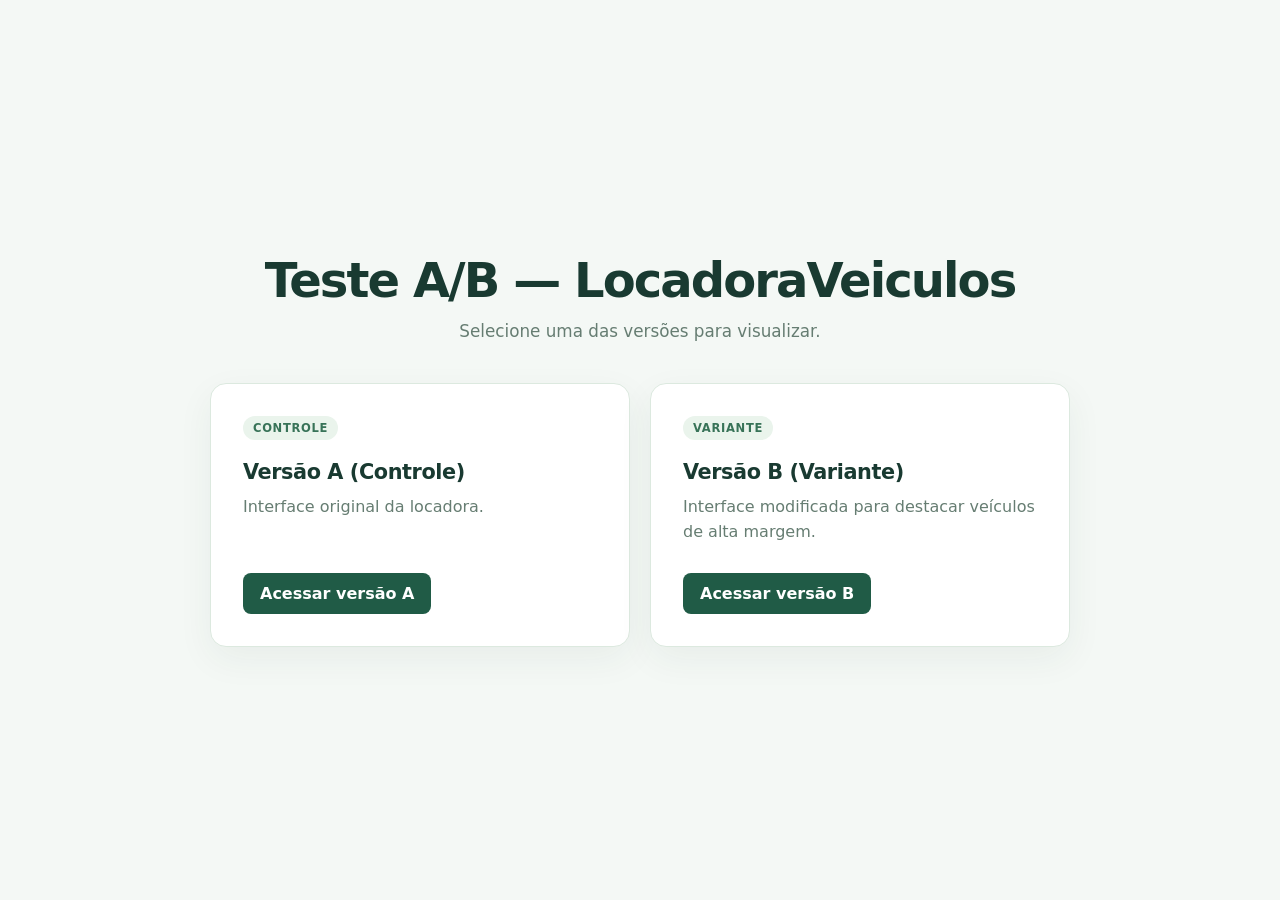
<file: index.html>
<!doctype html>
<html lang="pt-BR">

<head>
  <!-- Hotjar Tracking Code for LocadoraA/B -->
  <script>
    (function(h,o,t,j,a,r){
        h.hj=h.hj||function(){(h.hj.q=h.hj.q||[]).push(arguments)};
        h._hjSettings={hjid:6855053,hjsv:6};
        a=o.getElementsByTagName('head')[0];
        r=o.createElement('script');r.async=1;
        r.src=t+h._hjSettings.hjid+j+h._hjSettings.hjsv;
        a.appendChild(r);
    })(window,document,'https://static.hotjar.com/c/hotjar-','.js?sv=');
  </script>
  <meta charset="utf-8">
  <meta name="viewport" content="width=device-width, initial-scale=1">
  <script type="text/javascript">
    (function (c, l, a, r, i, t, y) {
      c[a] = c[a] || function () { (c[a].q = c[a].q || []).push(arguments) };
      t = l.createElement(r); t.async = 1; t.src = "https://www.clarity.ms/tag/" + i;
      y = l.getElementsByTagName(r)[0]; y.parentNode.insertBefore(t, y);
    })(window, document, "clarity", "script", "ze4sgur00l");
  </script>
  <title>Teste A/B — LocadoraVeiculos</title>
  <style>
    * {
      box-sizing: border-box;
    }

    body {
      margin: 0;
      min-height: 100vh;
      display: grid;
      place-items: center;
      padding: 32px 20px;
      background: #f4f8f5;
      color: #193a31;
      font-family: system-ui, -apple-system, "Segoe UI", sans-serif;
    }

    main {
      width: min(100%, 860px);
    }

    header {
      text-align: center;
      margin-bottom: 42px;
    }

    h1 {
      margin: 0 0 12px;
      font-size: clamp(2rem, 5vw, 3rem);
      letter-spacing: -.04em;
      line-height: 1.15;
    }

    header p {
      margin: 0;
      color: #667d72;
      font-size: 1.05rem;
    }

    .cards {
      display: grid;
      grid-template-columns: repeat(2, minmax(0, 1fr));
      gap: 20px;
    }

    article {
      display: flex;
      flex-direction: column;
      align-items: flex-start;
      padding: 32px;
      border: 1px solid #dce9df;
      border-radius: 16px;
      background: #fff;
      box-shadow: 0 12px 36px rgba(28, 69, 47, .06);
    }

    .label {
      margin-bottom: 20px;
      padding: 5px 10px;
      border-radius: 100px;
      background: #eaf4ec;
      color: #387358;
      font-size: .72rem;
      font-weight: 700;
      letter-spacing: .06em;
      text-transform: uppercase;
    }

    h2 {
      margin: 0 0 10px;
      font-size: 1.3rem;
      letter-spacing: -.02em;
    }

    article p {
      margin: 0 0 28px;
      color: #667d72;
      line-height: 1.6;
      flex: 1;
    }

    .button {
      display: inline-block;
      padding: 11px 17px;
      border-radius: 8px;
      background: #205b46;
      color: #fff;
      text-decoration: none;
      font-weight: 650;
      transition: background-color .2s ease;
    }

    .button:hover {
      background: #327657;
    }

    .button:focus-visible {
      outline: 3px solid #85bba0;
      outline-offset: 3px;
    }

    @media (max-width: 600px) {
      .cards {
        grid-template-columns: 1fr;
      }

      article {
        padding: 26px;
      }

      header {
        margin-bottom: 30px;
      }
    }

    @media (prefers-reduced-motion: reduce) {
      .button {
        transition: none;
      }
    }
  </style>
</head>

<body>
  <main>
    <header>
      <h1>Teste A/B — LocadoraVeiculos</h1>
      <p>Selecione uma das versões para visualizar.</p>
    </header>
    <div class="cards">
      <article>
        <span class="label">Controle</span>
        <h2>Versão A (Controle)</h2>
        <p>Interface original da locadora.</p>
        <a class="button" href="https://eduardotadeudealmeida.github.io/LocadoraVeiculos/">Acessar versão A</a>
      </article>
      <article>
        <span class="label">Variante</span>
        <h2>Versão B (Variante)</h2>
        <p>Interface modificada para destacar veículos de alta margem.</p>
        <a class="button" href="TesteB/index.html">Acessar versão B</a>
      </article>
    </div>
  </main>
</body>

</html>
</file>
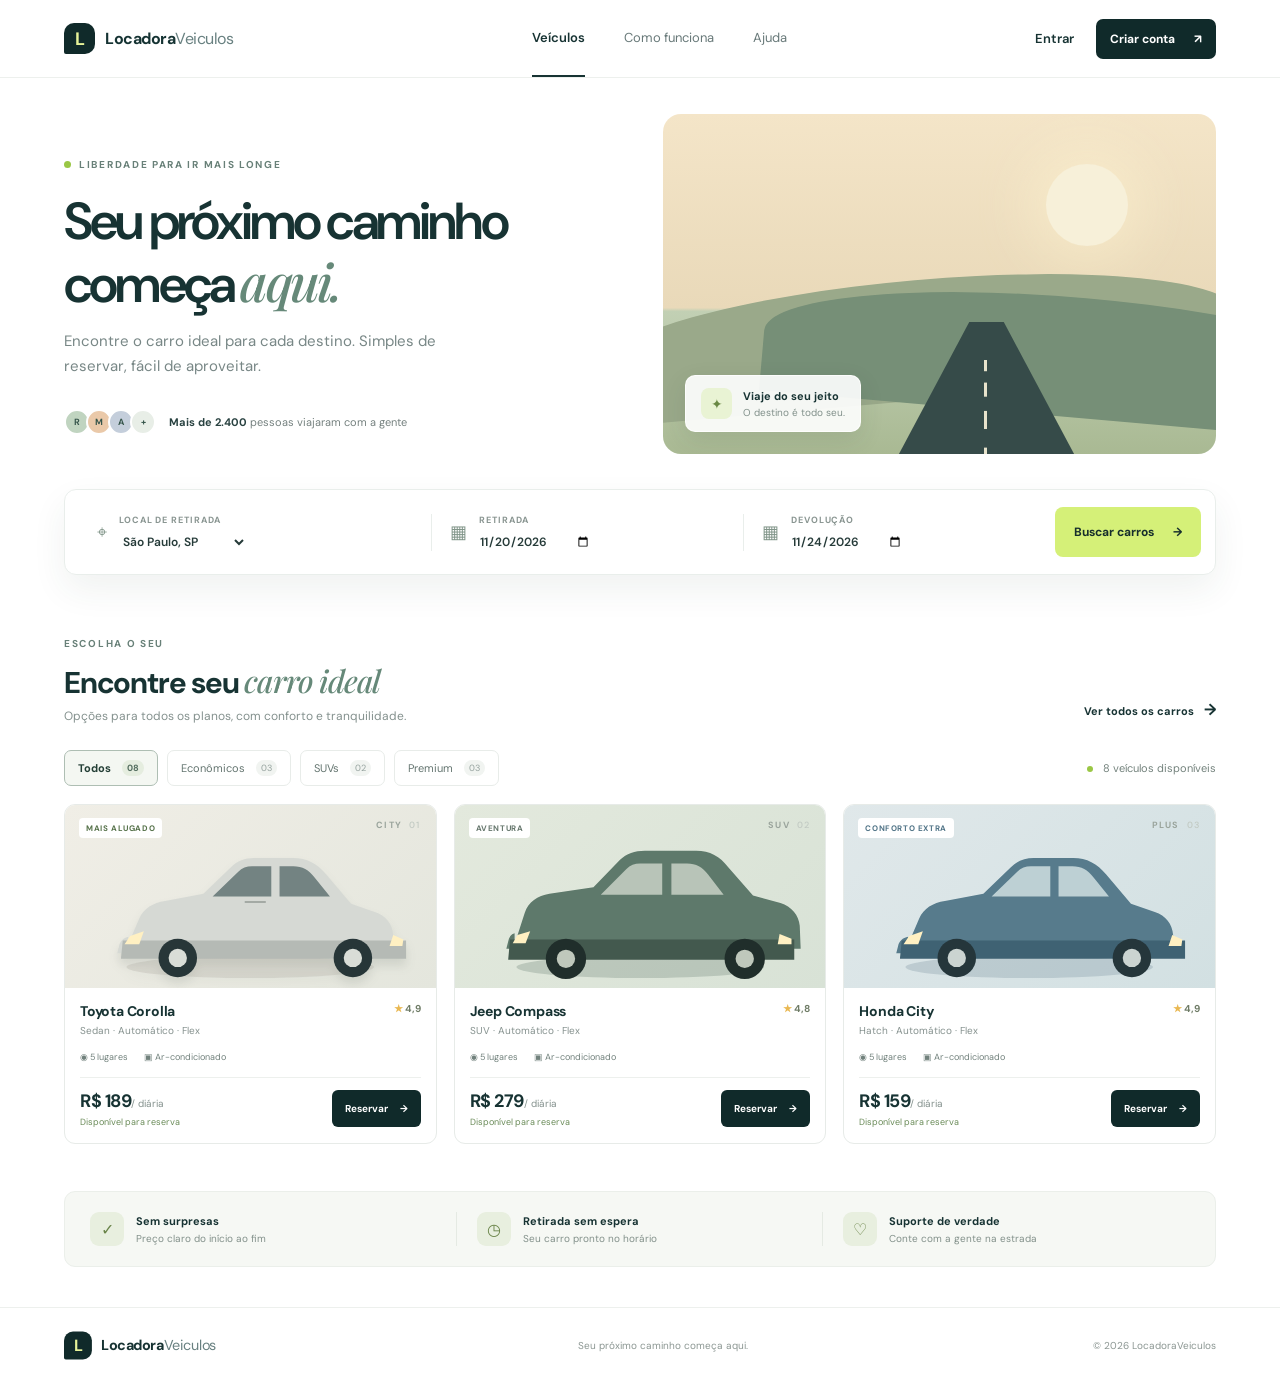
<file: TesteA/index.html>
<!doctype html>
<html lang="pt-BR">
<head>
  <meta charset="utf-8">
  <meta name="viewport" content="width=device-width, initial-scale=1">
  <meta name="theme-color" content="#102a2a">
  <title>LocadoraVeiculos — encontre seu próximo caminho!</title>
  <link rel="stylesheet" href="styles.css">
  <script type="text/javascript">
    (function(c,l,a,r,i,t,y){
        c[a]=c[a]||function(){(c[a].q=c[a].q||[]).push(arguments)};
        t=l.createElement(r);t.async=1;t.src="https://www.clarity.ms/tag/"+i;
        y=l.getElementsByTagName(r)[0];y.parentNode.insertBefore(t,y);
    })(window, document, "clarity", "script", "ze4sgur00l");
</script>
</head>
<body>
  <header class="site-header">
    <a class="brand" href="index.html" aria-label="LocadoraVeiculos, página inicial"><span class="brand-mark">L</span><span>Locadora<span class="brand-light">Veiculos</span></span></a>
    <nav class="main-nav" aria-label="Navegação principal"><a class="active" href="index.html">Veículos</a><a href="#como-funciona">Como funciona</a><a href="#ajuda">Ajuda</a></nav>
    <div class="header-actions"><a class="login-link" href="cadastro.html">Entrar</a><a class="button button-dark button-small" href="cadastro.html">Criar conta <span aria-hidden="true">↗</span></a></div>
  </header>

  <main>
    <section class="hero">
      <div class="hero-copy">
        <div class="eyebrow"><span class="eyebrow-dot"></span> LIBERDADE PARA IR MAIS LONGE</div>
        <h1>Seu próximo caminho<br>começa <em>aqui.</em></h1>
        <p>Encontre o carro ideal para cada destino. Simples de reservar, fácil de aproveitar.</p>
        <div class="trust-row"><div class="avatar-stack"><span>R</span><span>M</span><span>A</span><span>+</span></div><span><strong>Mais de 2.400</strong> pessoas viajaram com a gente</span></div>
      </div>
      <div class="hero-art" aria-label="Ilustração de uma estrada ao pôr do sol">
        <div class="sun"></div><div class="hill hill-back"></div><div class="hill hill-front"></div><div class="road"><span class="road-line"></span></div>
        <div class="hero-note"><span class="note-icon">✦</span><div><strong>Viaje do seu jeito</strong><small>O destino é todo seu.</small></div></div>
      </div>
      <form class="search-panel" action="#veiculos">
        <label class="search-field"><span class="field-icon">⌖</span><span><small>LOCAL DE RETIRADA</small><select aria-label="Local de retirada"><option>São Paulo, SP</option><option>Rio de Janeiro, RJ</option><option>Belo Horizonte, MG</option></select></span></label>
        <label class="search-field"><span class="field-icon">▦</span><span><small>RETIRADA</small><input aria-label="Data de retirada" type="date" value="2026-11-20"></span></label>
        <label class="search-field"><span class="field-icon">▦</span><span><small>DEVOLUÇÃO</small><input aria-label="Data de devolução" type="date" value="2026-11-24"></span></label>
        <a class="button button-accent search-button" href="#veiculos">Buscar carros <span aria-hidden="true">→</span></a>
      </form>
    </section>

    <section class="fleet-section" id="veiculos">
      <div class="section-heading"><div><div class="eyebrow">ESCOLHA O SEU</div><h2>Encontre seu <em>carro ideal</em></h2><p>Opções para todos os planos, com conforto e tranquilidade.</p></div><a href="#veiculos" class="text-link">Ver todos os carros <span>→</span></a></div>
      <div class="filter-row"><button class="filter active">Todos <span>08</span></button><button class="filter">Econômicos <span>03</span></button><button class="filter">SUVs <span>02</span></button><button class="filter">Premium <span>03</span></button><span class="availability"><span class="status-dot"></span> 8 veículos disponíveis</span></div>
      <div class="car-grid">
        <article class="car-card"><div class="car-visual visual-sand"><span class="car-tag">MAIS ALUGADO</span><span class="visual-label">CITY <b>01</b></span><svg class="car-art car-silver" viewBox="0 0 380 150" role="img" aria-label="Ilustração de um sedan compacto prata"><ellipse cx="190" cy="128" rx="135" ry="12" fill="#9a988e" opacity=".22"/><path d="M57 103l12-28c5-11 15-17 28-19l42-8 30-29c7-7 15-10 25-10h43c15 0 26 6 36 18l27 32 26 9c12 4 19 13 20 25l2 20H45l2-8c1-5 5-9 10-10z" fill="#d6d9d4"/><path d="M149 51l28-27c4-4 9-6 15-6h21v33zm73 0V18h15c10 0 17 4 23 12l17 21z" fill="#738382"/><path d="M51 99h309v20H49z" fill="#b5bab5"/><circle cx="111" cy="118" r="21" fill="#273638"/><circle cx="111" cy="118" r="10" fill="#d9ddd7"/><circle cx="302" cy="118" r="21" fill="#273638"/><circle cx="302" cy="118" r="10" fill="#d9ddd7"/><path d="M59 94l15-5-5 14H53zm287-1 11 5-1 7h-14z" fill="#fff0c2"/><path d="M184 57h23" stroke="#a0a6a1" stroke-width="2"/></svg></div><div class="car-info"><div class="car-title"><div><h3>Toyota Corolla</h3><p>Sedan · Automático · Flex</p></div><span class="rating">★ 4,9</span></div><div class="car-meta"><span>◉ 5 lugares</span><span>▣ Ar-condicionado</span></div><div class="car-footer"><div><strong>R$ 189</strong><small>/ diária</small><div class="availability-text">Disponível para reserva</div></div><a class="button button-dark reserve-button" href="checkout.html">Reservar <span>→</span></a></div></div></article>
        <article class="car-card"><div class="car-visual visual-green"><span class="car-tag tag-muted">AVENTURA</span><span class="visual-label">SUV <b>02</b></span><svg class="car-art" viewBox="0 0 380 150" role="img" aria-label="Ilustração de um SUV verde"><ellipse cx="190" cy="128" rx="135" ry="12" fill="#536d60" opacity=".25"/><path d="M53 103l11-34c4-12 14-19 27-21l48-7 29-30c7-7 16-10 27-10h56c15 0 26 6 35 18l27 31 30 8c12 4 20 13 21 25l1 25H44l2-8c1-5 3-8 7-9z" fill="#5e796b"/><path d="M147 49l28-28c4-4 9-6 15-6h24v34zm77 0V15h17c10 0 17 4 23 12l17 22z" fill="#b8c4b8"/><path d="M48 98h310v22H46z" fill="#43594e"/><circle cx="109" cy="119" r="22" fill="#202e2b"/><circle cx="109" cy="119" r="10" fill="#bfc8bc"/><circle cx="304" cy="119" r="22" fill="#202e2b"/><circle cx="304" cy="119" r="10" fill="#bfc8bc"/><path d="M56 93l14-4-5 13H51zm286-1 13 5v6h-15z" fill="#fff0c2"/></svg></div><div class="car-info"><div class="car-title"><div><h3>Jeep Compass</h3><p>SUV · Automático · Flex</p></div><span class="rating">★ 4,8</span></div><div class="car-meta"><span>◉ 5 lugares</span><span>▣ Ar-condicionado</span></div><div class="car-footer"><div><strong>R$ 279</strong><small>/ diária</small><div class="availability-text">Disponível para reserva</div></div><a class="button button-dark reserve-button" href="checkout.html">Reservar <span>→</span></a></div></div></article>
        <article class="car-card"><div class="car-visual visual-blue"><span class="car-tag tag-premium">CONFORTO EXTRA</span><span class="visual-label">PLUS <b>03</b></span><svg class="car-art" viewBox="0 0 380 150" role="img" aria-label="Ilustração de um hatch azul"><ellipse cx="190" cy="128" rx="135" ry="12" fill="#456779" opacity=".2"/><path d="M58 103l12-28c5-11 15-17 28-19l42-8 30-29c7-7 15-10 25-10h43c15 0 26 6 36 18l27 32 26 9c12 4 19 13 20 25l2 20H45l2-8c1-5 5-9 11-10z" fill="#577b8c"/><path d="M149 51l28-27c4-4 9-6 15-6h21v33zm73 0V18h15c10 0 17 4 23 12l17 21z" fill="#bdd0d4"/><path d="M51 99h309v20H49z" fill="#3f6273"/><circle cx="111" cy="118" r="21" fill="#25363b"/><circle cx="111" cy="118" r="10" fill="#cbd4d1"/><circle cx="302" cy="118" r="21" fill="#25363b"/><circle cx="302" cy="118" r="10" fill="#cbd4d1"/><path d="M59 94l15-5-5 14H53zm287-1 11 5-1 7h-14z" fill="#fff0c2"/></svg></div><div class="car-info"><div class="car-title"><div><h3>Honda City</h3><p>Hatch · Automático · Flex</p></div><span class="rating">★ 4,9</span></div><div class="car-meta"><span>◉ 5 lugares</span><span>▣ Ar-condicionado</span></div><div class="car-footer"><div><strong>R$ 159</strong><small>/ diária</small><div class="availability-text">Disponível para reserva</div></div><a class="button button-dark reserve-button" href="checkout.html">Reservar <span>→</span></a></div></div></article>
      </div>
    </section>
    <section class="benefit-strip" id="como-funciona"><div><span class="benefit-icon">✓</span><div><strong>Sem surpresas</strong><small>Preço claro do início ao fim</small></div></div><div><span class="benefit-icon">◷</span><div><strong>Retirada sem espera</strong><small>Seu carro pronto no horário</small></div></div><div><span class="benefit-icon">♡</span><div><strong>Suporte de verdade</strong><small>Conte com a gente na estrada</small></div></div></section>
  </main>
  <footer id="ajuda"><a class="brand footer-brand" href="index.html"><span class="brand-mark">L</span><span>Locadora<span class="brand-light">Veiculos</span></span></a><span>Seu próximo caminho começa aqui.</span><span>© 2026 LocadoraVeiculos</span></footer>
</body>
</html>
</file>
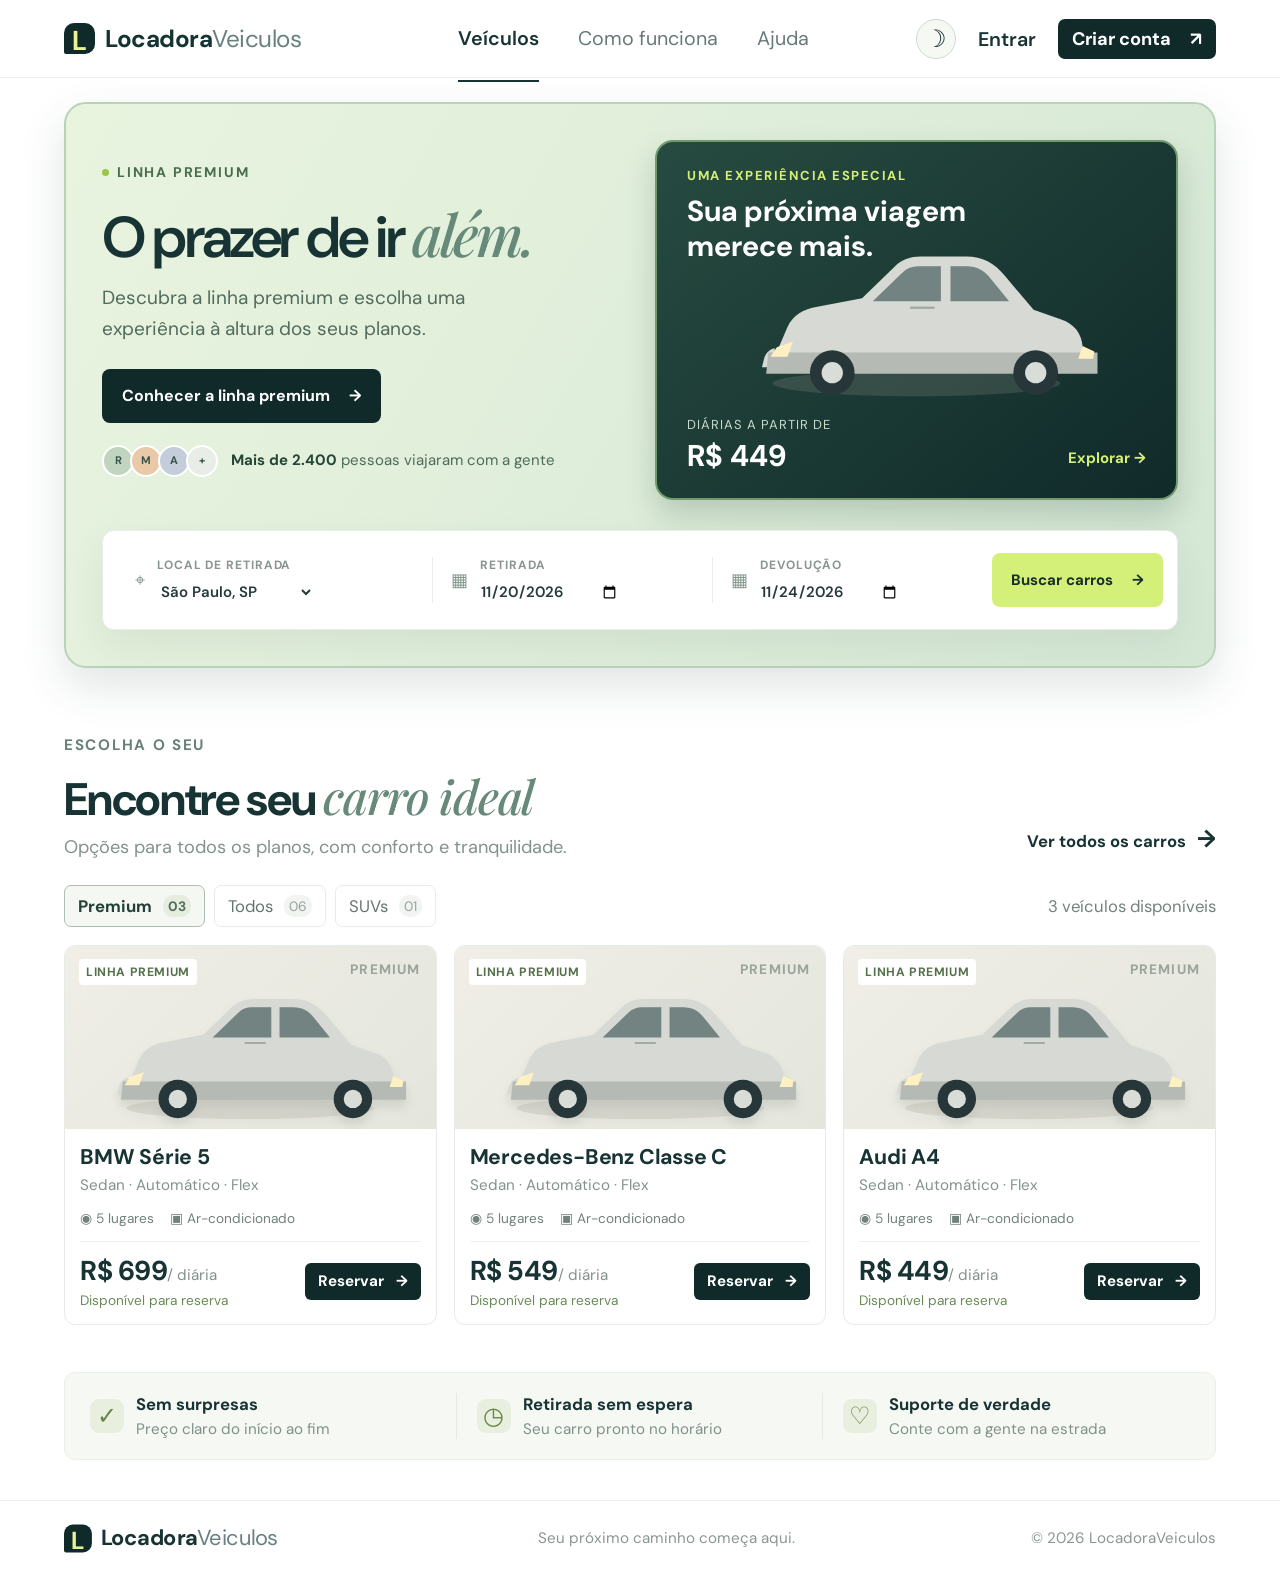
<file: TesteB/index.html>
<!doctype html>
<html lang="pt-BR">

<head>
  <!-- Hotjar Tracking Code for LocadoraA/B -->
  <script>
    (function(h,o,t,j,a,r){
        h.hj=h.hj||function(){(h.hj.q=h.hj.q||[]).push(arguments)};
        h._hjSettings={hjid:6855053,hjsv:6};
        a=o.getElementsByTagName('head')[0];
        r=o.createElement('script');r.async=1;
        r.src=t+h._hjSettings.hjid+j+h._hjSettings.hjsv;
        a.appendChild(r);
    })(window,document,'https://static.hotjar.com/c/hotjar-','.js?sv=');
  </script>
  <meta charset="utf-8">
  <meta name="viewport" content="width=device-width, initial-scale=1">
  <meta name="theme-color" content="#102a2a">
  <script type="text/javascript">
    (function (c, l, a, r, i, t, y) {
      c[a] = c[a] || function () { (c[a].q = c[a].q || []).push(arguments) };
      t = l.createElement(r); t.async = 1; t.src = "https://www.clarity.ms/tag/" + i;
      y = l.getElementsByTagName(r)[0]; y.parentNode.insertBefore(t, y);
    })(window, document, "clarity", "script", "ze4sgur00l");
  </script>
  <title>LocadoraVeiculos — encontre seu próximo caminho!</title>
  <link rel="stylesheet" href="styles.css">
  <script src="theme.js"></script>

</head>

<body>
  <header class="site-header">
    <a class="brand" href="index.html" aria-label="LocadoraVeiculos, página inicial"><span
        class="brand-mark">L</span><span>Locadora<span class="brand-light">Veiculos</span></span></a>
    <nav class="main-nav" aria-label="Navegação principal"><a class="active" href="index.html">Veículos</a><a
        href="#como-funciona">Como funciona</a><a href="#ajuda">Ajuda</a></nav>
    <div class="header-actions"><button class="theme-toggle" type="button" aria-label="Ativar tema escuro"
        aria-pressed="false" title="Alterar tema"><span aria-hidden="true">&#9789;</span></button><a class="login-link"
        href="cadastro.html">Entrar</a><a class="button button-dark button-small" href="cadastro.html">Criar conta <span
          aria-hidden="true">↗</span></a></div>
  </header>

  <main>
    <section class="hero">
      <div class="hero-copy">
        <div class="eyebrow"><span class="eyebrow-dot"></span> LINHA PREMIUM</div>
        <h1>O prazer de ir <em>além.</em></h1>
        <p>Descubra a linha premium e escolha uma experiência à altura dos seus planos.</p>
        <a class="button button-dark hero-cta premium-link" href="#veiculos">Conhecer a linha premium <span
            aria-hidden="true">→</span></a>
        <div class="trust-row">
          <div class="avatar-stack" aria-hidden="true"><span>R</span><span>M</span><span>A</span><span>+</span></div>
          <span><strong>Mais de 2.400</strong> pessoas viajaram com a gente</span>
        </div>
      </div>
      <a class="hero-art premium-showcase premium-link" href="#veiculos" aria-label="Conhecer a linha premium">
        <span class="showcase-label">UMA EXPERIÊNCIA ESPECIAL</span>
        <span class="showcase-name">Sua próxima viagem<br>merece mais.</span>
        <svg class="car-art showcase-car" viewBox="0 0 380 150" role="img" aria-label="Ilustração de um carro premium">
          <ellipse cx="190" cy="128" rx="135" ry="12" fill="#9a988e" opacity=".22" />
          <path
            d="M57 103l12-28c5-11 15-17 28-19l42-8 30-29c7-7 15-10 25-10h43c15 0 26 6 36 18l27 32 26 9c12 4 19 13 20 25l2 20H45l2-8c1-5 5-9 10-10z"
            fill="#d6d9d4" />
          <path d="M149 51l28-27c4-4 9-6 15-6h21v33zm73 0V18h15c10 0 17 4 23 12l17 21z" fill="#738382" />
          <path d="M51 99h309v20H49z" fill="#b5bab5" />
          <circle cx="111" cy="118" r="21" fill="#273638" />
          <circle cx="111" cy="118" r="10" fill="#d9ddd7" />
          <circle cx="302" cy="118" r="21" fill="#273638" />
          <circle cx="302" cy="118" r="10" fill="#d9ddd7" />
          <path d="M59 94l15-5-5 14H53zm287-1 11 5-1 7h-14z" fill="#fff0c2" />
          <path d="M184 57h23" stroke="#a0a6a1" stroke-width="2" />
        </svg>
        <span class="showcase-price"><small>DIÁRIAS A PARTIR DE</small><strong>R$ 449</strong></span>
        <span class="showcase-link">Explorar <span aria-hidden="true">→</span></span>
      </a>
      <form class="search-panel" action="#veiculos">
        <label class="search-field"><span class="field-icon">⌖</span><span><small>LOCAL DE RETIRADA</small><select
              aria-label="Local de retirada">
              <option>São Paulo, SP</option>
              <option>Rio de Janeiro, RJ</option>
              <option>Belo Horizonte, MG</option>
            </select></span></label>
        <label class="search-field"><span class="field-icon">▦</span><span><small>RETIRADA</small><input
              aria-label="Data de retirada" type="date" value="2026-11-20"></span></label>
        <label class="search-field"><span class="field-icon">▦</span><span><small>DEVOLUÇÃO</small><input
              aria-label="Data de devolução" type="date" value="2026-11-24"></span></label>
        <a class="button button-accent search-button" href="#veiculos">Buscar carros <span
            aria-hidden="true">→</span></a>
      </form>
    </section>

    <section class="fleet-section" id="veiculos">
      <div class="section-heading">
        <div>
          <div class="eyebrow">ESCOLHA O SEU</div>
          <h2>Encontre seu <em>carro ideal</em></h2>
          <p>Opções para todos os planos, com conforto e tranquilidade.</p>
        </div><a href="#veiculos" class="text-link all-link">Ver todos os carros <span>→</span></a>
      </div>
      <div class="filter-row" aria-label="Categorias de veículos">
        <button type="button" class="filter active" data-filter="premium" aria-pressed="true">Premium
          <span>03</span></button>
        <button type="button" class="filter" data-filter="todos" aria-pressed="false">Todos <span>06</span></button>
        <button type="button" class="filter" data-filter="suv" aria-pressed="false">SUVs <span>01</span></button>
        <span class="availability" aria-live="polite"></span>
      </div>
      <p class="fleet-empty" hidden>Nenhum veículo disponível nesta categoria.</p>
      <div class="car-grid">
        <article class="car-card" data-category="premium">
          <div class="car-visual visual-sand"><span class="car-tag">LINHA PREMIUM</span><span
              class="visual-label">PREMIUM</span><svg class="car-art car-silver" viewBox="0 0 380 150" role="img"
              aria-label="Ilustração de um sedan compacto prata">
              <ellipse cx="190" cy="128" rx="135" ry="12" fill="#9a988e" opacity=".22" />
              <path
                d="M57 103l12-28c5-11 15-17 28-19l42-8 30-29c7-7 15-10 25-10h43c15 0 26 6 36 18l27 32 26 9c12 4 19 13 20 25l2 20H45l2-8c1-5 5-9 10-10z"
                fill="#d6d9d4" />
              <path d="M149 51l28-27c4-4 9-6 15-6h21v33zm73 0V18h15c10 0 17 4 23 12l17 21z" fill="#738382" />
              <path d="M51 99h309v20H49z" fill="#b5bab5" />
              <circle cx="111" cy="118" r="21" fill="#273638" />
              <circle cx="111" cy="118" r="10" fill="#d9ddd7" />
              <circle cx="302" cy="118" r="21" fill="#273638" />
              <circle cx="302" cy="118" r="10" fill="#d9ddd7" />
              <path d="M59 94l15-5-5 14H53zm287-1 11 5-1 7h-14z" fill="#fff0c2" />
              <path d="M184 57h23" stroke="#a0a6a1" stroke-width="2" />
            </svg></div>
          <div class="car-info">
            <div class="car-title">
              <div>
                <h3>BMW Série 5</h3>
                <p>Sedan · Automático · Flex</p>
              </div>
            </div>
            <div class="car-meta"><span>◉ 5 lugares</span><span>▣ Ar-condicionado</span></div>
            <div class="car-footer">
              <div><strong>R$ 699</strong><small>/ diária</small>
                <div class="availability-text">Disponível para reserva</div>
              </div><a class="button button-dark reserve-button" href="checkout.html?carro=bmw">Reservar
                <span>→</span></a>
            </div>
          </div>
        </article>
        <article class="car-card" data-category="premium">
          <div class="car-visual visual-sand"><span class="car-tag">LINHA PREMIUM</span><span
              class="visual-label">PREMIUM</span><svg class="car-art car-silver" viewBox="0 0 380 150" role="img"
              aria-label="Ilustração de um sedan compacto prata">
              <ellipse cx="190" cy="128" rx="135" ry="12" fill="#9a988e" opacity=".22" />
              <path
                d="M57 103l12-28c5-11 15-17 28-19l42-8 30-29c7-7 15-10 25-10h43c15 0 26 6 36 18l27 32 26 9c12 4 19 13 20 25l2 20H45l2-8c1-5 5-9 10-10z"
                fill="#d6d9d4" />
              <path d="M149 51l28-27c4-4 9-6 15-6h21v33zm73 0V18h15c10 0 17 4 23 12l17 21z" fill="#738382" />
              <path d="M51 99h309v20H49z" fill="#b5bab5" />
              <circle cx="111" cy="118" r="21" fill="#273638" />
              <circle cx="111" cy="118" r="10" fill="#d9ddd7" />
              <circle cx="302" cy="118" r="21" fill="#273638" />
              <circle cx="302" cy="118" r="10" fill="#d9ddd7" />
              <path d="M59 94l15-5-5 14H53zm287-1 11 5-1 7h-14z" fill="#fff0c2" />
              <path d="M184 57h23" stroke="#a0a6a1" stroke-width="2" />
            </svg></div>
          <div class="car-info">
            <div class="car-title">
              <div>
                <h3>Mercedes-Benz Classe C</h3>
                <p>Sedan · Automático · Flex</p>
              </div>
            </div>
            <div class="car-meta"><span>◉ 5 lugares</span><span>▣ Ar-condicionado</span></div>
            <div class="car-footer">
              <div><strong>R$ 549</strong><small>/ diária</small>
                <div class="availability-text">Disponível para reserva</div>
              </div><a class="button button-dark reserve-button" href="checkout.html?carro=mercedes">Reservar
                <span>→</span></a>
            </div>
          </div>
        </article>
        <article class="car-card" data-category="premium">
          <div class="car-visual visual-sand"><span class="car-tag">LINHA PREMIUM</span><span
              class="visual-label">PREMIUM</span><svg class="car-art car-silver" viewBox="0 0 380 150" role="img"
              aria-label="Ilustração de um sedan compacto prata">
              <ellipse cx="190" cy="128" rx="135" ry="12" fill="#9a988e" opacity=".22" />
              <path
                d="M57 103l12-28c5-11 15-17 28-19l42-8 30-29c7-7 15-10 25-10h43c15 0 26 6 36 18l27 32 26 9c12 4 19 13 20 25l2 20H45l2-8c1-5 5-9 10-10z"
                fill="#d6d9d4" />
              <path d="M149 51l28-27c4-4 9-6 15-6h21v33zm73 0V18h15c10 0 17 4 23 12l17 21z" fill="#738382" />
              <path d="M51 99h309v20H49z" fill="#b5bab5" />
              <circle cx="111" cy="118" r="21" fill="#273638" />
              <circle cx="111" cy="118" r="10" fill="#d9ddd7" />
              <circle cx="302" cy="118" r="21" fill="#273638" />
              <circle cx="302" cy="118" r="10" fill="#d9ddd7" />
              <path d="M59 94l15-5-5 14H53zm287-1 11 5-1 7h-14z" fill="#fff0c2" />
              <path d="M184 57h23" stroke="#a0a6a1" stroke-width="2" />
            </svg></div>
          <div class="car-info">
            <div class="car-title">
              <div>
                <h3>Audi A4</h3>
                <p>Sedan · Automático · Flex</p>
              </div>
            </div>
            <div class="car-meta"><span>◉ 5 lugares</span><span>▣ Ar-condicionado</span></div>
            <div class="car-footer">
              <div><strong>R$ 449</strong><small>/ diária</small>
                <div class="availability-text">Disponível para reserva</div>
              </div><a class="button button-dark reserve-button" href="checkout.html?carro=audi">Reservar
                <span>→</span></a>
            </div>
          </div>
        </article>
        <article class="car-card" data-category="suv">
          <div class="car-visual visual-green"><span class="car-tag tag-muted">AVENTURA</span><span
              class="visual-label">SUV <b>02</b></span><svg class="car-art" viewBox="0 0 380 150" role="img"
              aria-label="Ilustração de um SUV verde">
              <ellipse cx="190" cy="128" rx="135" ry="12" fill="#536d60" opacity=".25" />
              <path
                d="M53 103l11-34c4-12 14-19 27-21l48-7 29-30c7-7 16-10 27-10h56c15 0 26 6 35 18l27 31 30 8c12 4 20 13 21 25l1 25H44l2-8c1-5 3-8 7-9z"
                fill="#5e796b" />
              <path d="M147 49l28-28c4-4 9-6 15-6h24v34zm77 0V15h17c10 0 17 4 23 12l17 22z" fill="#b8c4b8" />
              <path d="M48 98h310v22H46z" fill="#43594e" />
              <circle cx="109" cy="119" r="22" fill="#202e2b" />
              <circle cx="109" cy="119" r="10" fill="#bfc8bc" />
              <circle cx="304" cy="119" r="22" fill="#202e2b" />
              <circle cx="304" cy="119" r="10" fill="#bfc8bc" />
              <path d="M56 93l14-4-5 13H51zm286-1 13 5v6h-15z" fill="#fff0c2" />
            </svg></div>
          <div class="car-info">
            <div class="car-title">
              <div>
                <h3>Jeep Compass</h3>
                <p>SUV · Automático · Flex</p>
              </div><span class="rating">★ 4,8</span>
            </div>
            <div class="car-meta"><span>◉ 5 lugares</span><span>▣ Ar-condicionado</span></div>
            <div class="car-footer">
              <div><strong>R$ 279</strong><small>/ diária</small>
                <div class="availability-text">Disponível para reserva</div>
              </div><a class="button button-dark reserve-button" href="checkout.html?carro=jeep">Reservar
                <span>→</span></a>
            </div>
          </div>
        </article>
        <article class="car-card" data-category="sedan">
          <div class="car-visual visual-sand"><span class="car-tag">MAIS ALUGADO</span><span class="visual-label">CITY
              <b>01</b></span><svg class="car-art car-silver" viewBox="0 0 380 150" role="img"
              aria-label="Ilustração de um sedan compacto prata">
              <ellipse cx="190" cy="128" rx="135" ry="12" fill="#9a988e" opacity=".22" />
              <path
                d="M57 103l12-28c5-11 15-17 28-19l42-8 30-29c7-7 15-10 25-10h43c15 0 26 6 36 18l27 32 26 9c12 4 19 13 20 25l2 20H45l2-8c1-5 5-9 10-10z"
                fill="#d6d9d4" />
              <path d="M149 51l28-27c4-4 9-6 15-6h21v33zm73 0V18h15c10 0 17 4 23 12l17 21z" fill="#738382" />
              <path d="M51 99h309v20H49z" fill="#b5bab5" />
              <circle cx="111" cy="118" r="21" fill="#273638" />
              <circle cx="111" cy="118" r="10" fill="#d9ddd7" />
              <circle cx="302" cy="118" r="21" fill="#273638" />
              <circle cx="302" cy="118" r="10" fill="#d9ddd7" />
              <path d="M59 94l15-5-5 14H53zm287-1 11 5-1 7h-14z" fill="#fff0c2" />
              <path d="M184 57h23" stroke="#a0a6a1" stroke-width="2" />
            </svg></div>
          <div class="car-info">
            <div class="car-title">
              <div>
                <h3>Toyota Corolla</h3>
                <p>Sedan · Automático · Flex</p>
              </div><span class="rating">★ 4,9</span>
            </div>
            <div class="car-meta"><span>◉ 5 lugares</span><span>▣ Ar-condicionado</span></div>
            <div class="car-footer">
              <div><strong>R$ 189</strong><small>/ diária</small>
                <div class="availability-text">Disponível para reserva</div>
              </div><a class="button button-dark reserve-button" href="checkout.html?carro=corolla">Reservar
                <span>→</span></a>
            </div>
          </div>
        </article>
        <article class="car-card" data-category="hatch">
          <div class="car-visual visual-blue"><span class="car-tag tag-premium">CONFORTO EXTRA</span><span
              class="visual-label">PLUS <b>03</b></span><svg class="car-art" viewBox="0 0 380 150" role="img"
              aria-label="Ilustração de um hatch azul">
              <ellipse cx="190" cy="128" rx="135" ry="12" fill="#456779" opacity=".2" />
              <path
                d="M58 103l12-28c5-11 15-17 28-19l42-8 30-29c7-7 15-10 25-10h43c15 0 26 6 36 18l27 32 26 9c12 4 19 13 20 25l2 20H45l2-8c1-5 5-9 11-10z"
                fill="#577b8c" />
              <path d="M149 51l28-27c4-4 9-6 15-6h21v33zm73 0V18h15c10 0 17 4 23 12l17 21z" fill="#bdd0d4" />
              <path d="M51 99h309v20H49z" fill="#3f6273" />
              <circle cx="111" cy="118" r="21" fill="#25363b" />
              <circle cx="111" cy="118" r="10" fill="#cbd4d1" />
              <circle cx="302" cy="118" r="21" fill="#25363b" />
              <circle cx="302" cy="118" r="10" fill="#cbd4d1" />
              <path d="M59 94l15-5-5 14H53zm287-1 11 5-1 7h-14z" fill="#fff0c2" />
            </svg></div>
          <div class="car-info">
            <div class="car-title">
              <div>
                <h3>Honda City</h3>
                <p>Hatch · Automático · Flex</p>
              </div><span class="rating">★ 4,9</span>
            </div>
            <div class="car-meta"><span>◉ 5 lugares</span><span>▣ Ar-condicionado</span></div>
            <div class="car-footer">
              <div><strong>R$ 159</strong><small>/ diária</small>
                <div class="availability-text">Disponível para reserva</div>
              </div><a class="button button-dark reserve-button" href="checkout.html?carro=city">Reservar
                <span>→</span></a>
            </div>
          </div>
        </article>



      </div>
    </section>
    <section class="benefit-strip" id="como-funciona">
      <div><span class="benefit-icon">✓</span>
        <div><strong>Sem surpresas</strong><small>Preço claro do início ao fim</small></div>
      </div>
      <div><span class="benefit-icon">◷</span>
        <div><strong>Retirada sem espera</strong><small>Seu carro pronto no horário</small></div>
      </div>
      <div><span class="benefit-icon">♡</span>
        <div><strong>Suporte de verdade</strong><small>Conte com a gente na estrada</small></div>
      </div>
    </section>
  </main>
  <footer id="ajuda"><a class="brand footer-brand" href="index.html"><span
        class="brand-mark">L</span><span>Locadora<span class="brand-light">Veiculos</span></span></a><span>Seu próximo
      caminho começa aqui.</span><span>© 2026 LocadoraVeiculos</span></footer>
  <script>
    const filters = document.querySelectorAll('.filter[data-filter]');
    const cars = document.querySelectorAll('.car-card[data-category]');
    function selectCategory(category) {
      let count = 0;
      cars.forEach(car => {
        const visible = category === 'todos' || car.dataset.category === category;
        car.hidden = !visible;
        if (visible) count++;
      });
      filters.forEach(filter => {
        const active = filter.dataset.filter === category;
        filter.classList.toggle('active', active);
        filter.setAttribute('aria-pressed', String(active));
      });
      document.querySelector('.fleet-empty').hidden = count > 0;
      document.querySelector('.availability').textContent = count + (count === 1 ? ' veículo disponível' : ' veículos disponíveis');
    }
    filters.forEach(filter => filter.addEventListener('click', () => selectCategory(filter.dataset.filter)));
    document.querySelectorAll('.premium-link').forEach(link => link.addEventListener('click', () => selectCategory('premium')));
    document.querySelector('.all-link').addEventListener('click', () => selectCategory('todos'));
    selectCategory('premium');
  </script>
</body>

</html>
</file>
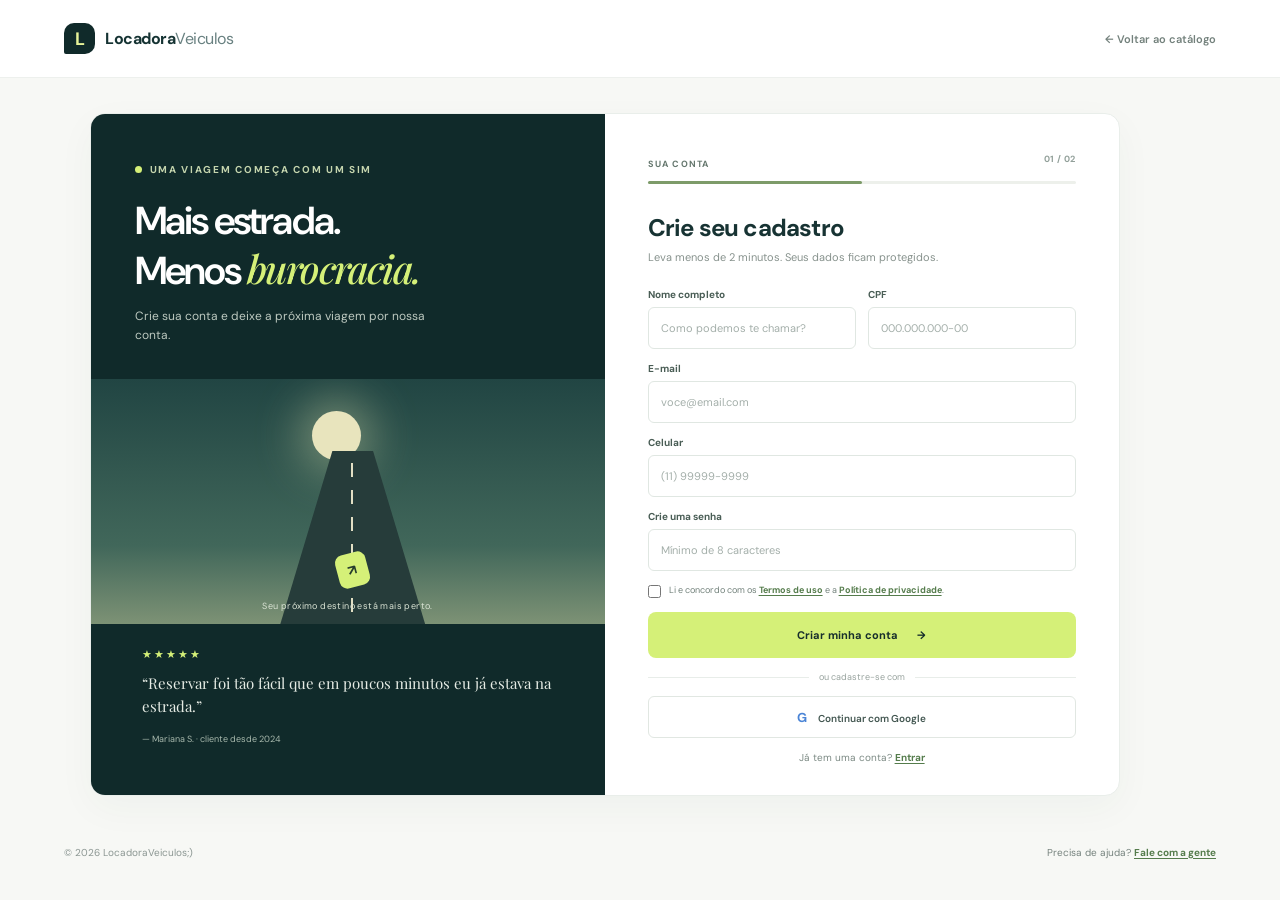
<file: TesteA/cadastro.html>
<!doctype html>
<html lang="pt-BR">
<head>
  <meta charset="utf-8"><meta name="viewport" content="width=device-width, initial-scale=1"><meta name="theme-color" content="#102a2a">
  <title>Criar conta — LocadoraVeiculos</title><link rel="stylesheet" href="styles.css">
</head>
<body class="auth-page">
  <header class="site-header auth-header"><a class="brand" href="index.html"><span class="brand-mark">L</span><span>Locadora<span class="brand-light">Veiculos</span></span></a><a class="back-link" href="index.html">← Voltar ao catálogo</a></header>
  <main class="auth-layout">
    <section class="auth-aside"><div class="eyebrow"><span class="eyebrow-dot"></span> UMA VIAGEM COMEÇA COM UM SIM</div><h1>Mais estrada.<br>Menos <em>burocracia.</em></h1><p>Crie sua conta e deixe a próxima viagem por nossa conta.</p><div class="aside-route"><div class="route-sun"></div><div class="route-road"></div><div class="route-car">↗</div><div class="route-caption">Seu próximo destino está mais perto.</div></div><div class="aside-quote"><span>★★★★★</span><p>“Reservar foi tão fácil que em poucos minutos eu já estava na estrada.”</p><small>— Mariana S. · cliente desde 2024</small></div></section>
    <section class="form-panel"><div class="form-top"><span class="step-label">SUA CONTA <span>01 / 02</span></span><div class="step-track"><span></span></div></div><h2>Crie seu cadastro</h2><p class="form-subtitle">Leva menos de 2 minutos. Seus dados ficam protegidos.</p>
      <form class="account-form" action="checkout.html"><div class="input-row"><label>Nome completo<input type="text" placeholder="Como podemos te chamar?" required></label><label>CPF<input type="text" placeholder="000.000.000-00" required></label></div><label>E-mail<input type="email" placeholder="voce@email.com" required></label><label>Celular<input type="tel" placeholder="(11) 99999-9999" required></label><label>Crie uma senha<input type="password" placeholder="Mínimo de 8 caracteres" minlength="8" required></label><label class="check-line"><input type="checkbox" required><span>Li e concordo com os <a href="#termos">Termos de uso</a> e a <a href="#privacidade">Política de privacidade</a>.</span></label><button class="button button-accent form-submit" type="submit">Criar minha conta <span>→</span></button><div class="or-divider"><span></span>ou cadastre-se com<span></span></div><button class="social-button" type="button"><b>G</b> Continuar com Google</button><p class="signin-prompt">Já tem uma conta? <a href="#entrar">Entrar</a></p></form>
    </section>
  </main>
  <footer class="auth-footer"><span>© 2026 LocadoraVeiculos;)</span><span>Precisa de ajuda? <a href="index.html#ajuda">Fale com a gente</a></span></footer>
</body>
</html>
</file>
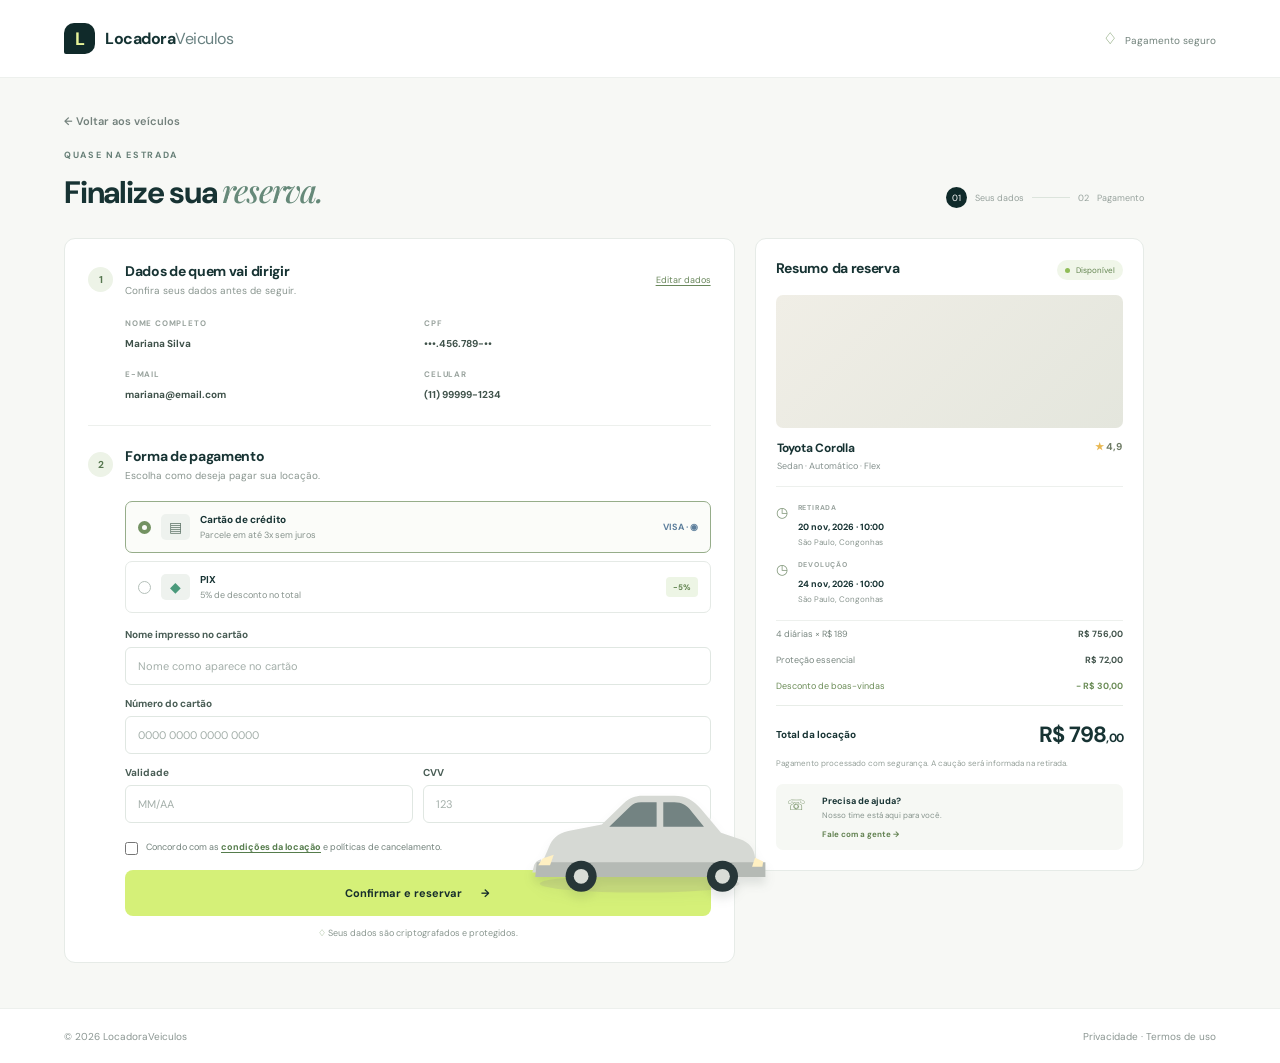
<file: TesteA/checkout.html>
<!doctype html>
<html lang="pt-BR">
<head>
  <meta charset="utf-8"><meta name="viewport" content="width=device-width, initial-scale=1"><meta name="theme-color" content="#102a2a">
  <title>Checkout da locação — LocadoraVeiculos</title><link rel="stylesheet" href="styles.css">
</head>
<body class="checkout-page">
  <header class="site-header checkout-header"><a class="brand" href="index.html"><span class="brand-mark">L</span><span>Locadora<span class="brand-light">Veiculos</span></span></a><div class="secure-label"><span>♢</span> Pagamento seguro</div></header>
  <main class="checkout-wrap"><a class="back-link" href="index.html">← Voltar aos veículos</a><div class="checkout-title"><div><div class="eyebrow">QUASE NA ESTRADA</div><h1>Finalize sua <em>reserva.</em></h1></div><div class="progress-label"><span class="progress-current">01</span> Seus dados <i></i><span>02</span> Pagamento</div></div>
    <div class="checkout-grid"><section class="checkout-form-card"><div class="checkout-section-head"><span class="number-badge">1</span><div><h2>Dados de quem vai dirigir</h2><p>Confira seus dados antes de seguir.</p></div><a href="cadastro.html">Editar dados</a></div><div class="driver-data"><div><small>NOME COMPLETO</small><strong>Mariana Silva</strong></div><div><small>CPF</small><strong>•••.456.789-••</strong></div><div><small>E-MAIL</small><strong>mariana@email.com</strong></div><div><small>CELULAR</small><strong>(11) 99999-1234</strong></div></div><div class="checkout-divider"></div><div class="checkout-section-head"><span class="number-badge">2</span><div><h2>Forma de pagamento</h2><p>Escolha como deseja pagar sua locação.</p></div></div><div class="payment-options"><label class="payment-option selected"><input type="radio" name="pagamento" checked><span class="payment-radio"></span><span class="payment-icon">▤</span><span class="payment-copy"><strong>Cartão de crédito</strong><small>Parcele em até 3x sem juros</small></span><span class="card-brands">VISA · ◉</span></label><label class="payment-option"><input type="radio" name="pagamento"><span class="payment-radio"></span><span class="payment-icon pix-icon">◆</span><span class="payment-copy"><strong>PIX</strong><small>5% de desconto no total</small></span><span class="pix-badge">−5%</span></label></div><div class="card-fields"><label>Nome impresso no cartão<input type="text" placeholder="Nome como aparece no cartão"></label><label>Número do cartão<input type="text" placeholder="0000 0000 0000 0000"></label><div class="input-row"><label>Validade<input type="text" placeholder="MM/AA"></label><label>CVV<input type="text" placeholder="123"></label></div></div><label class="check-line terms-check"><input type="checkbox" required><span>Concordo com as <a href="#condicoes">condições da locação</a> e políticas de cancelamento.</span></label><button class="button button-accent form-submit" type="button">Confirmar e reservar <span>→</span></button><div class="secure-note"><span>♢</span> Seus dados são criptografados e protegidos.</div></section>
      <aside class="summary-card"><div class="summary-head"><h2>Resumo da reserva</h2><span class="status-pill"><span></span> Disponível</span></div><div class="summary-car visual-sand"><span class="visual-label">CITY <b>01</b></span><svg class="car-art car-silver" viewBox="0 0 380 150" role="img" aria-label="Ilustração de um sedan compacto prata"><ellipse cx="190" cy="128" rx="135" ry="12" fill="#9a988e" opacity=".22"/><path d="M57 103l12-28c5-11 15-17 28-19l42-8 30-29c7-7 15-10 25-10h43c15 0 26 6 36 18l27 32 26 9c12 4 19 13 20 25l2 20H45l2-8c1-5 5-9 10-10z" fill="#d6d9d4"/><path d="M149 51l28-27c4-4 9-6 15-6h21v33zm73 0V18h15c10 0 17 4 23 12l17 21z" fill="#738382"/><path d="M51 99h309v20H49z" fill="#b5bab5"/><circle cx="111" cy="118" r="21" fill="#273638"/><circle cx="111" cy="118" r="10" fill="#d9ddd7"/><circle cx="302" cy="118" r="21" fill="#273638"/><circle cx="302" cy="118" r="10" fill="#d9ddd7"/><path d="M59 94l15-5-5 14H53zm287-1 11 5-1 7h-14z" fill="#fff0c2"/></svg></div><div class="summary-car-name"><div><h3>Toyota Corolla</h3><p>Sedan · Automático · Flex</p></div><span class="rating">★ 4,9</span></div><div class="summary-details"><div><span>◷</span><div><small>RETIRADA</small><strong>20 nov, 2026 · 10:00</strong><p>São Paulo, Congonhas</p></div></div><div><span>◷</span><div><small>DEVOLUÇÃO</small><strong>24 nov, 2026 · 10:00</strong><p>São Paulo, Congonhas</p></div></div></div><div class="summary-line"><span>4 diárias × R$ 189</span><strong>R$ 756,00</strong></div><div class="summary-line"><span>Proteção essencial</span><strong>R$ 72,00</strong></div><div class="summary-line discount-line"><span>Desconto de boas-vindas</span><strong>− R$ 30,00</strong></div><div class="summary-total"><span>Total da locação</span><strong>R$ 798<small>,00</small></strong></div><p class="summary-footnote">Pagamento processado com segurança. A caução será informada na retirada.</p><div class="help-box"><span>☏</span><div><strong>Precisa de ajuda?</strong><small>Nosso time está aqui para você.</small></div><a href="index.html#ajuda">Fale com a gente →</a></div></aside></div>
  </main><footer class="checkout-footer"><span>© 2026 LocadoraVeiculos</span><span>Privacidade · Termos de uso</span></footer>
</body>
</html>
</file>
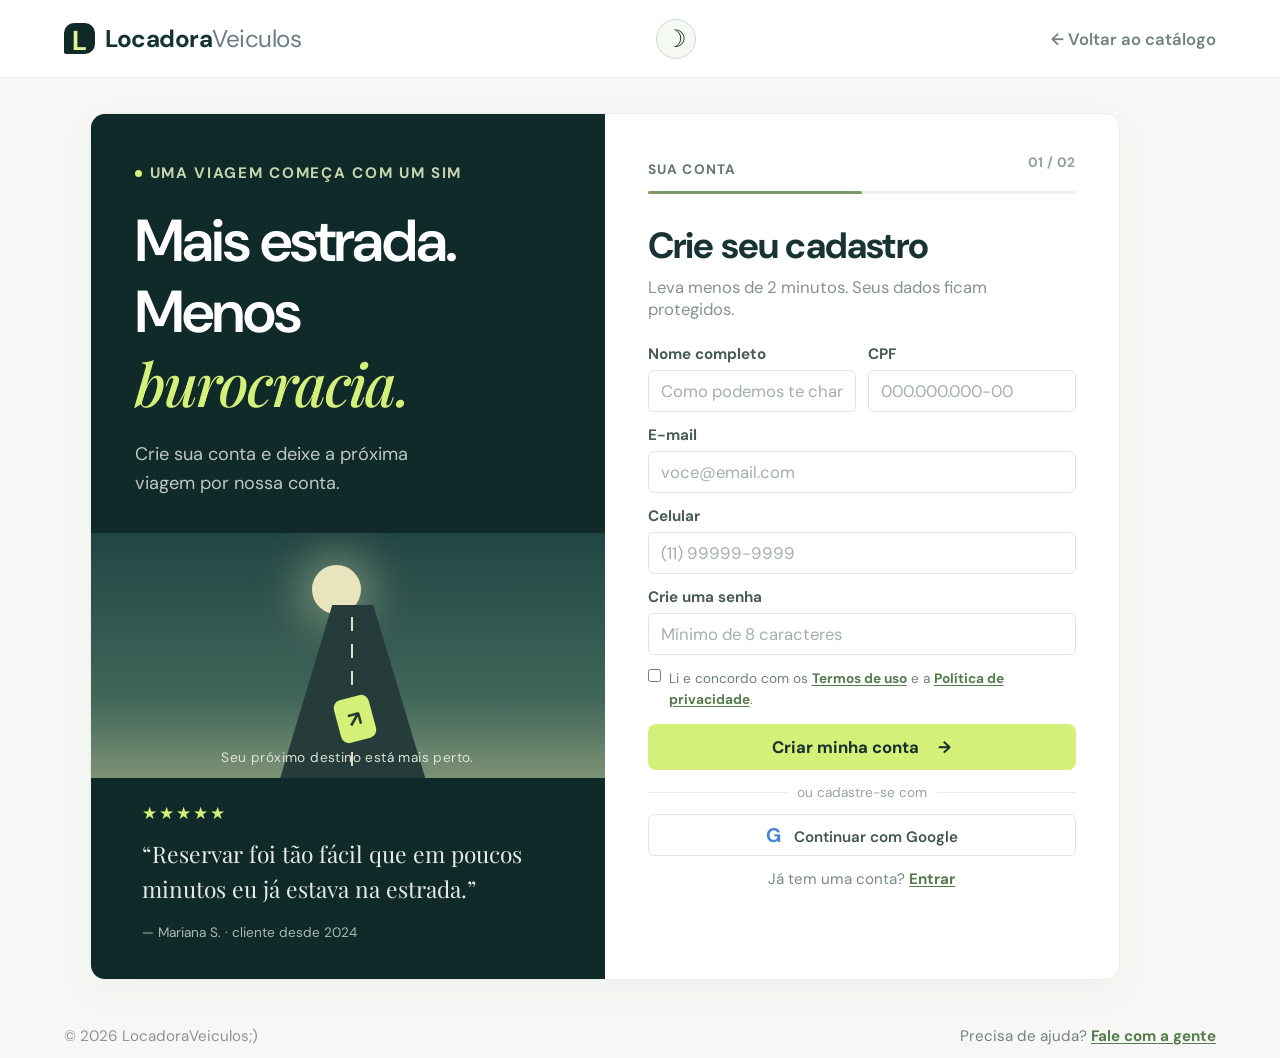
<file: TesteB/cadastro.html>
<!doctype html>
<html lang="pt-BR">
<head>
  <!-- Hotjar Tracking Code for LocadoraA/B -->
  <script>
    (function(h,o,t,j,a,r){
        h.hj=h.hj||function(){(h.hj.q=h.hj.q||[]).push(arguments)};
        h._hjSettings={hjid:6855053,hjsv:6};
        a=o.getElementsByTagName('head')[0];
        r=o.createElement('script');r.async=1;
        r.src=t+h._hjSettings.hjid+j+h._hjSettings.hjsv;
        a.appendChild(r);
    })(window,document,'https://static.hotjar.com/c/hotjar-','.js?sv=');
  </script>
  <meta charset="utf-8"><meta name="viewport" content="width=device-width, initial-scale=1"><meta name="theme-color" content="#102a2a">
  <title>Criar conta — LocadoraVeiculos</title><link rel="stylesheet" href="styles.css">
  <script src="theme.js"></script>
</head>
<body class="auth-page">
  <header class="site-header auth-header"><a class="brand" href="index.html"><span class="brand-mark">L</span><span>Locadora<span class="brand-light">Veiculos</span></span></a><button class="theme-toggle" type="button" aria-label="Ativar tema escuro" aria-pressed="false" title="Alterar tema"><span aria-hidden="true">&#9789;</span></button><a class="back-link" href="index.html">← Voltar ao catálogo</a></header>
  <main class="auth-layout">
    <section class="auth-aside"><div class="eyebrow"><span class="eyebrow-dot"></span> UMA VIAGEM COMEÇA COM UM SIM</div><h1>Mais estrada.<br>Menos <em>burocracia.</em></h1><p>Crie sua conta e deixe a próxima viagem por nossa conta.</p><div class="aside-route"><div class="route-sun"></div><div class="route-road"></div><div class="route-car">↗</div><div class="route-caption">Seu próximo destino está mais perto.</div></div><div class="aside-quote"><span>★★★★★</span><p>“Reservar foi tão fácil que em poucos minutos eu já estava na estrada.”</p><small>— Mariana S. · cliente desde 2024</small></div></section>
    <section class="form-panel"><div class="form-top"><span class="step-label">SUA CONTA <span>01 / 02</span></span><div class="step-track"><span></span></div></div><h2>Crie seu cadastro</h2><p class="form-subtitle">Leva menos de 2 minutos. Seus dados ficam protegidos.</p>
      <form class="account-form" action="checkout.html"><div class="input-row"><label>Nome completo<input type="text" placeholder="Como podemos te chamar?" required></label><label>CPF<input type="text" placeholder="000.000.000-00" required></label></div><label>E-mail<input type="email" placeholder="voce@email.com" required></label><label>Celular<input type="tel" placeholder="(11) 99999-9999" required></label><label>Crie uma senha<input type="password" placeholder="Mínimo de 8 caracteres" minlength="8" required></label><label class="check-line"><input type="checkbox" required><span>Li e concordo com os <a href="#termos">Termos de uso</a> e a <a href="#privacidade">Política de privacidade</a>.</span></label><button class="button button-accent form-submit" type="submit">Criar minha conta <span>→</span></button><div class="or-divider"><span></span>ou cadastre-se com<span></span></div><button class="social-button" type="button"><b>G</b> Continuar com Google</button><p class="signin-prompt">Já tem uma conta? <a href="#entrar">Entrar</a></p></form>
    </section>
  </main>
  <footer class="auth-footer"><span>© 2026 LocadoraVeiculos;)</span><span>Precisa de ajuda? <a href="index.html#ajuda">Fale com a gente</a></span></footer>
</body>
</html>
</file>
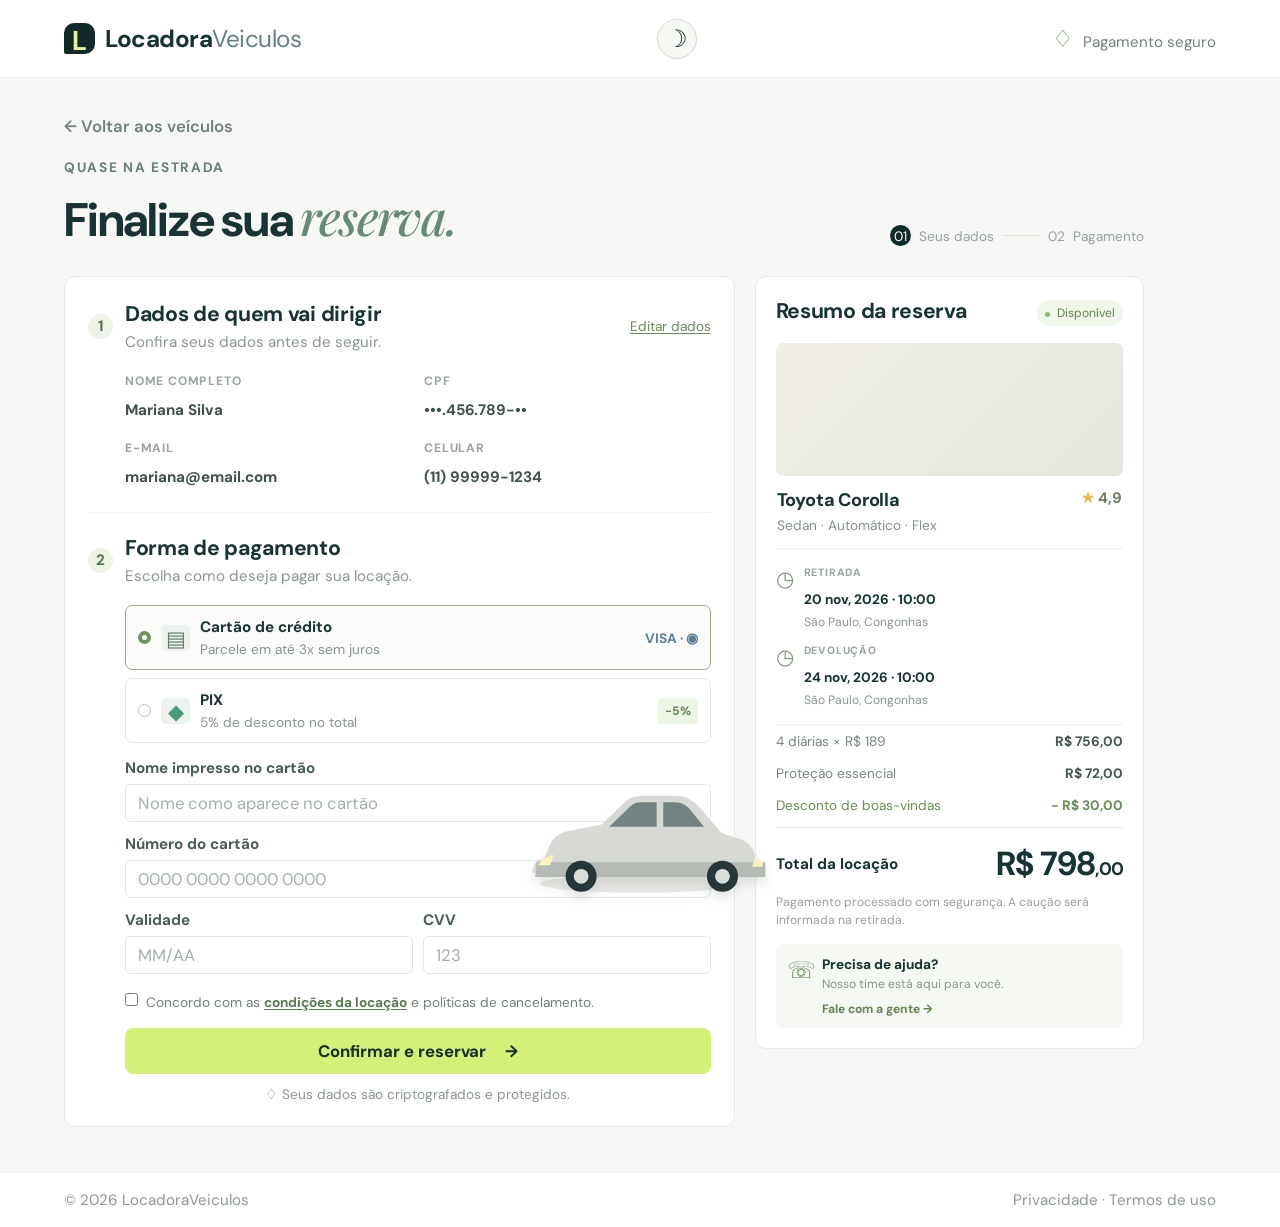
<file: TesteB/checkout.html>
<!doctype html>
<html lang="pt-BR">
<head>
  <!-- Hotjar Tracking Code for LocadoraA/B -->
  <script>
    (function(h,o,t,j,a,r){
        h.hj=h.hj||function(){(h.hj.q=h.hj.q||[]).push(arguments)};
        h._hjSettings={hjid:6855053,hjsv:6};
        a=o.getElementsByTagName('head')[0];
        r=o.createElement('script');r.async=1;
        r.src=t+h._hjSettings.hjid+j+h._hjSettings.hjsv;
        a.appendChild(r);
    })(window,document,'https://static.hotjar.com/c/hotjar-','.js?sv=');
  </script>
  <meta charset="utf-8"><meta name="viewport" content="width=device-width, initial-scale=1"><meta name="theme-color" content="#102a2a">
  <title>Checkout da locação — LocadoraVeiculos</title><link rel="stylesheet" href="styles.css">
  <script src="theme.js"></script>
</head>
<body class="checkout-page">
  <header class="site-header checkout-header"><a class="brand" href="index.html"><span class="brand-mark">L</span><span>Locadora<span class="brand-light">Veiculos</span></span></a><button class="theme-toggle" type="button" aria-label="Ativar tema escuro" aria-pressed="false" title="Alterar tema"><span aria-hidden="true">&#9789;</span></button><div class="secure-label"><span>♢</span> Pagamento seguro</div></header>
  <main class="checkout-wrap"><a class="back-link" href="index.html">← Voltar aos veículos</a><div class="checkout-title"><div><div class="eyebrow">QUASE NA ESTRADA</div><h1>Finalize sua <em>reserva.</em></h1></div><div class="progress-label"><span class="progress-current">01</span> Seus dados <i></i><span>02</span> Pagamento</div></div>
    <div class="checkout-grid"><section class="checkout-form-card"><div class="checkout-section-head"><span class="number-badge">1</span><div><h2>Dados de quem vai dirigir</h2><p>Confira seus dados antes de seguir.</p></div><a href="cadastro.html">Editar dados</a></div><div class="driver-data"><div><small>NOME COMPLETO</small><strong>Mariana Silva</strong></div><div><small>CPF</small><strong>•••.456.789-••</strong></div><div><small>E-MAIL</small><strong>mariana@email.com</strong></div><div><small>CELULAR</small><strong>(11) 99999-1234</strong></div></div><div class="checkout-divider"></div><div class="checkout-section-head"><span class="number-badge">2</span><div><h2>Forma de pagamento</h2><p>Escolha como deseja pagar sua locação.</p></div></div><div class="payment-options"><label class="payment-option selected"><input type="radio" name="pagamento" checked><span class="payment-radio"></span><span class="payment-icon">▤</span><span class="payment-copy"><strong>Cartão de crédito</strong><small>Parcele em até 3x sem juros</small></span><span class="card-brands">VISA · ◉</span></label><label class="payment-option"><input type="radio" name="pagamento"><span class="payment-radio"></span><span class="payment-icon pix-icon">◆</span><span class="payment-copy"><strong>PIX</strong><small>5% de desconto no total</small></span><span class="pix-badge">−5%</span></label></div><div class="card-fields"><label>Nome impresso no cartão<input type="text" placeholder="Nome como aparece no cartão"></label><label>Número do cartão<input type="text" placeholder="0000 0000 0000 0000"></label><div class="input-row"><label>Validade<input type="text" placeholder="MM/AA"></label><label>CVV<input type="text" placeholder="123"></label></div></div><label class="check-line terms-check"><input type="checkbox" required><span>Concordo com as <a href="#condicoes">condições da locação</a> e políticas de cancelamento.</span></label><button class="button button-accent form-submit" type="button">Confirmar e reservar <span>→</span></button><div class="secure-note"><span>♢</span> Seus dados são criptografados e protegidos.</div></section>
      <aside class="summary-card"><div class="summary-head"><h2>Resumo da reserva</h2><span class="status-pill"><span></span> Disponível</span></div><div class="summary-car visual-sand"><span class="visual-label">CITY <b>01</b></span><svg class="car-art car-silver" viewBox="0 0 380 150" role="img" aria-label="Ilustração de um sedan compacto prata"><ellipse cx="190" cy="128" rx="135" ry="12" fill="#9a988e" opacity=".22"/><path d="M57 103l12-28c5-11 15-17 28-19l42-8 30-29c7-7 15-10 25-10h43c15 0 26 6 36 18l27 32 26 9c12 4 19 13 20 25l2 20H45l2-8c1-5 5-9 10-10z" fill="#d6d9d4"/><path d="M149 51l28-27c4-4 9-6 15-6h21v33zm73 0V18h15c10 0 17 4 23 12l17 21z" fill="#738382"/><path d="M51 99h309v20H49z" fill="#b5bab5"/><circle cx="111" cy="118" r="21" fill="#273638"/><circle cx="111" cy="118" r="10" fill="#d9ddd7"/><circle cx="302" cy="118" r="21" fill="#273638"/><circle cx="302" cy="118" r="10" fill="#d9ddd7"/><path d="M59 94l15-5-5 14H53zm287-1 11 5-1 7h-14z" fill="#fff0c2"/></svg></div><div class="summary-car-name"><div><h3>Toyota Corolla</h3><p>Sedan · Automático · Flex</p></div><span class="rating">★ 4,9</span></div><div class="summary-details"><div><span>◷</span><div><small>RETIRADA</small><strong>20 nov, 2026 · 10:00</strong><p>São Paulo, Congonhas</p></div></div><div><span>◷</span><div><small>DEVOLUÇÃO</small><strong>24 nov, 2026 · 10:00</strong><p>São Paulo, Congonhas</p></div></div></div><div class="summary-line"><span>4 diárias × R$ 189</span><strong>R$ 756,00</strong></div><div class="summary-line"><span>Proteção essencial</span><strong>R$ 72,00</strong></div><div class="summary-line discount-line"><span>Desconto de boas-vindas</span><strong>− R$ 30,00</strong></div><div class="summary-total"><span>Total da locação</span><strong>R$ 798<small>,00</small></strong></div><p class="summary-footnote">Pagamento processado com segurança. A caução será informada na retirada.</p><div class="help-box"><span>☏</span><div><strong>Precisa de ajuda?</strong><small>Nosso time está aqui para você.</small></div><a href="index.html#ajuda">Fale com a gente →</a></div></aside></div>
  </main><footer class="checkout-footer"><span>© 2026 LocadoraVeiculos</span><span>Privacidade · Termos de uso</span></footer>
  <script>
    const vehicles = {
      bmw: ['BMW Série 5', 699, 'Sedan · Automático'],
      mercedes: ['Mercedes-Benz Classe C', 549, 'Sedan · Automático'],
      audi: ['Audi A4', 449, 'Sedan · Automático'],
      jeep: ['Jeep Compass', 279, 'SUV · Automático · Flex'],
      corolla: ['Toyota Corolla', 189, 'Sedan · Automático · Flex'],
      city: ['Honda City', 159, 'Hatch · Automático · Flex']
    };
    const selected = vehicles[new URLSearchParams(location.search).get('carro')];
    if (selected) {
      const money = value => 'R$ ' + value.toLocaleString('pt-BR', {minimumFractionDigits: 2});
      document.querySelector('.summary-car-name h3').textContent = selected[0];
      document.querySelector('.summary-car-name p').textContent = selected[2];
      document.querySelector('.summary-car-name .rating').hidden = true;
      document.querySelector('.summary-car .visual-label').textContent = 'VEÍCULO';
      document.querySelector('.summary-car svg').setAttribute('aria-label', 'Ilustração de um carro');
      document.querySelector('.summary-line span').textContent = '4 diárias × ' + money(selected[1]);
      document.querySelector('.summary-line strong').textContent = money(selected[1] * 4);
      document.querySelector('.summary-total strong').textContent = money(selected[1] * 4 + 72 - 30);
    }
  </script>
</body>
</html>
</file>
<file: TesteA/styles.css>
@import url('https://fonts.googleapis.com/css2?family=DM+Sans:wght@400;500;600;700&family=Playfair+Display:ital,wght@1,500;1,600&display=swap');
:root{--ink:#173333;--deep:#102a2a;--muted:#788686;--line:#e4eae7;--paper:#fff;--wash:#f6f8f5;--accent:#d5f078;--accent-dark:#263b2e;--serif:'Playfair Display',Georgia,serif;--sans:'DM Sans',Arial,sans-serif}*{box-sizing:border-box}html{scroll-behavior:smooth}body{margin:0;color:var(--ink);font-family:var(--sans);background:#fff;font-size:14px}a{color:inherit;text-decoration:none}button,input,select{font:inherit}.site-header{height:78px;padding:0 max(calc((100vw - 1200px)/2),6.1vw);display:flex;align-items:center;justify-content:space-between;border-bottom:1px solid #edf0ed;background:#fff;position:relative;z-index:2}.brand{display:flex;align-items:center;gap:10px;font-size:16px;font-weight:700;letter-spacing:-.5px;color:#153333}.brand-mark{display:grid;place-items:center;width:31px;height:31px;border-radius:10px 10px 10px 2px;color:#e7f399;background:var(--deep);font-weight:700;font-size:18px}.brand-light{font-weight:400;color:#688080}.main-nav{display:flex;gap:39px;margin-left:50px;color:#687979;font-size:13px}.main-nav a{padding:29px 0}.main-nav a.active{color:var(--ink);font-weight:600;border-bottom:2px solid var(--ink)}.header-actions{display:flex;gap:22px;align-items:center}.login-link{font-weight:600;font-size:13px}.button{border:0;display:inline-flex;align-items:center;justify-content:center;gap:19px;border-radius:8px;padding:0 19px;height:48px;font-weight:700;cursor:pointer;transition:transform .18s,background .18s}.button:hover{transform:translateY(-1px)}.button-dark{background:var(--deep);color:white}.button-dark:hover{background:#204343}.button-accent{background:var(--accent);color:#172e2c}.button-accent:hover{background:#c8e45d}.button-small{height:40px;font-size:12px;border-radius:7px;padding:0 14px}.hero{max-width:1200px;margin:auto;padding:52px 0 70px;position:relative;min-height:492px}.hero-copy{position:relative;z-index:1;width:54%;padding-top:28px}.eyebrow{font-size:10px;letter-spacing:1.7px;font-weight:700;color:#688078;display:flex;align-items:center;gap:8px}.eyebrow-dot,.status-dot{width:7px;height:7px;border-radius:50%;background:#9ac745;display:inline-block}.hero h1,.auth-aside h1{font-size:52px;line-height:1.14;letter-spacing:-2.8px;margin:21px 0 14px;font-weight:600;color:#173333}.hero h1 em,.section-heading h2 em,.auth-aside h1 em,.checkout-title h1 em{font-family:var(--serif);font-weight:500;color:#668979}.hero-copy>p{font-size:15px;color:#788786;max-width:425px;line-height:1.7;margin:0}.trust-row{display:flex;align-items:center;gap:13px;margin-top:29px;color:#75817f;font-size:11px}.trust-row strong{color:#294241}.avatar-stack{display:flex;padding-left:4px}.avatar-stack span{display:grid;place-items:center;width:26px;height:26px;border-radius:50%;margin-left:-4px;border:2px solid white;background:#c0d4c0;color:#36554b;font-size:9px;font-weight:700}.avatar-stack span:nth-child(2){background:#eac9a9}.avatar-stack span:nth-child(3){background:#c4cedb}.avatar-stack span:nth-child(4){background:#e8eee7}.hero-art{position:absolute;right:0;top:36px;width:48%;height:340px;overflow:hidden;border-radius:18px;background:linear-gradient(180deg,#f4e5c8 0%,#e9d9b9 57%,#c2d0b4 58%,#a9b993 100%)}.sun{position:absolute;right:88px;top:50px;width:82px;height:82px;border-radius:50%;background:#f7f0d9;box-shadow:0 0 55px 16px rgba(255,245,208,.48)}.hill{position:absolute;bottom:54px;width:115%;height:120px;border-radius:50% 50% 0 0}.hill-back{left:-11%;background:#9aa98a;transform:rotate(-5deg)}.hill-front{left:18%;bottom:36px;background:#768f77;transform:rotate(5deg)}.road{position:absolute;width:39%;height:170px;left:39%;bottom:-38px;background:#364b49;clip-path:polygon(42% 0,58% 0,100% 100%,0 100%)}.road-line{position:absolute;left:49%;top:16px;height:100%;width:3px;background:repeating-linear-gradient(to bottom,#e8e3cc 0 19px,transparent 19px 36px);transform:perspective(55px) rotateX(12deg)}.hero-note{position:absolute;bottom:22px;left:22px;display:flex;align-items:center;gap:11px;padding:12px 15px;background:rgba(255,255,255,.9);border:1px solid rgba(255,255,255,.8);border-radius:10px;box-shadow:0 8px 25px #29413b1c}.note-icon{display:grid;place-items:center;width:31px;height:31px;background:#e9f3d4;color:#698844;border-radius:8px}.hero-note strong,.hero-note small{display:block}.hero-note strong{font-size:11px}.hero-note small{font-size:10px;color:#81908a;margin-top:3px}.search-panel{position:absolute;z-index:1;left:0;right:0;bottom:-5px;height:86px;background:white;border:1px solid #e9eeeb;border-radius:12px;box-shadow:0 15px 35px #25443b12;display:flex;align-items:center;padding:12px 14px}.search-field{display:flex;align-items:center;gap:12px;flex:1;padding:0 18px;border-right:1px solid #e9eeeb;min-width:0}.search-field:first-child{flex:1.15}.search-field:nth-child(3){border:0}.field-icon{font-size:18px;color:#819589}.search-field small{display:block;font-size:9px;letter-spacing:.9px;color:#899591;font-weight:700;margin-bottom:6px}.search-field select,.search-field input{border:0;background:transparent;color:#263b39;font-size:12px;font-weight:600;outline:none;width:100%;padding:0}.search-field input{font-family:var(--sans)}.search-button{height:50px;white-space:nowrap;font-size:12px}.fleet-section{max-width:1200px;margin:0 auto;padding:67px 0 47px}.section-heading{display:flex;justify-content:space-between;align-items:flex-end}.section-heading h2{font-size:30px;letter-spacing:-1.2px;margin:9px 0 6px}.section-heading h2 em{font-size:31px}.section-heading p{color:#84918e;margin:0;font-size:12px}.text-link{font-weight:700;font-size:11px;margin-bottom:4px}.text-link span{font-size:16px;margin-left:7px}.filter-row{display:flex;align-items:center;gap:9px;margin:26px 0 18px}.filter{display:flex;align-items:center;gap:11px;border:1px solid #e8ece9;border-radius:7px;background:white;padding:9px 13px;color:#647570;font-size:11px;cursor:pointer}.filter span{font-size:9px;color:#95a29e;background:#f1f4f1;border-radius:10px;padding:2px 5px}.filter.active{border-color:#aebeb3;background:#f4f7f2;color:#243f36;font-weight:700}.filter.active span{background:#e5eddf;color:#536d5e}.availability{margin-left:auto;color:#73827c;font-size:11px}.availability .status-dot{margin-right:7px;width:6px;height:6px}.car-grid{display:grid;grid-template-columns:repeat(3,1fr);gap:17px}.car-card{border:1px solid #e7ebe8;border-radius:11px;overflow:hidden;background:white;transition:box-shadow .18s,transform .18s}.car-card:hover{transform:translateY(-3px);box-shadow:0 14px 32px #233f3512}.car-visual{height:183px;position:relative;overflow:hidden}.visual-sand{background:linear-gradient(135deg,#f0eee6,#e4e6dd)}.visual-green{background:linear-gradient(135deg,#e3e9dd,#d8e2d6)}.visual-blue{background:linear-gradient(135deg,#e0e8ea,#d2e0e2)}.car-tag{position:absolute;z-index:1;top:13px;left:14px;background:#fff;color:#557149;border-radius:4px;padding:5px 7px;font-size:8px;font-weight:700;letter-spacing:.6px}.tag-muted{color:#65766c}.tag-premium{color:#517487}.visual-label{position:absolute;top:14px;right:15px;font-size:9px;letter-spacing:1.2px;color:#9aa49c;font-weight:700}.visual-label b{font-weight:500;margin-left:4px;color:#c1c9c2}.car-art{position:absolute;width:94%;height:139px;left:3%;bottom:0}.car-silver{filter:drop-shadow(0 7px 5px #36443c20)}.car-info{padding:14px 15px 15px}.car-title{display:flex;align-items:flex-start;justify-content:space-between}.car-title h3,.summary-car-name h3{font-size:14px;margin:0 0 4px;letter-spacing:-.2px}.car-title p,.summary-car-name p{font-size:10px;color:#85918e;margin:0}.rating{font-size:10px;font-weight:700;color:#6e7b65}.rating:first-letter{color:#e9b852}.car-meta{display:flex;gap:16px;color:#71817c;font-size:9px;padding:14px 0;border-bottom:1px solid #edf0ed}.car-footer{display:flex;align-items:center;justify-content:space-between;padding-top:11px}.car-footer strong{font-size:18px;letter-spacing:-.5px}.car-footer small{font-size:10px;color:#84918d}.availability-text{font-size:9px;color:#6a8b58;margin-top:3px}.reserve-button{height:37px;font-size:10px;border-radius:6px;padding:0 13px;gap:12px}.benefit-strip{max-width:1200px;margin:0 auto 40px;background:#f6f8f4;border:1px solid #ebefea;border-radius:11px;padding:20px 25px;display:grid;grid-template-columns:repeat(3,1fr)}.benefit-strip>div{display:flex;align-items:center;gap:12px;padding:0 20px;border-right:1px solid #e5eae3}.benefit-strip>div:first-child{padding-left:0}.benefit-strip>div:last-child{border:0}.benefit-icon{width:34px;height:34px;display:grid;place-items:center;border-radius:9px;background:#e8efdf;color:#698348;font-size:16px}.benefit-strip strong,.benefit-strip small{display:block}.benefit-strip strong{font-size:11px}.benefit-strip small{font-size:10px;color:#82908a;margin-top:4px}footer{min-height:75px;padding:0 max(calc((100vw - 1200px)/2),6.1vw);display:flex;align-items:center;justify-content:space-between;border-top:1px solid #edf0ed;color:#8b9692;font-size:10px}.footer-brand{transform:scale(.9);transform-origin:left center;color:var(--ink)}
/* Cadastro */
.auth-page{background:#f7f8f5;min-height:100vh}.auth-header{background:#fff}.back-link{font-size:11px;color:#73817c;font-weight:600}.auth-layout{max-width:1030px;margin:35px auto 34px;display:grid;grid-template-columns:1fr 1fr;background:white;border:1px solid #e9eeea;border-radius:15px;overflow:hidden;box-shadow:0 12px 38px #2441390a;min-height:650px}.auth-aside{background:var(--deep);color:white;padding:49px 44px 35px;position:relative;overflow:hidden}.auth-aside .eyebrow{color:#c5d5ae}.auth-aside .eyebrow-dot{background:#d5f078}.auth-aside h1{color:white;font-size:39px;line-height:1.2;letter-spacing:-1.8px;margin:22px 0 12px}.auth-aside h1 em{color:#d5f078}.auth-aside>p{font-size:12px;color:#bdc9c0;line-height:1.6;max-width:310px}.aside-route{margin:34px -44px 20px;height:245px;position:relative;overflow:hidden;background:linear-gradient(180deg,#214543,#41675a 68%,#7d9275)}.route-sun{position:absolute;top:32px;left:43%;width:49px;height:49px;background:#e8e4bd;border-radius:50%;box-shadow:0 0 45px 12px #d7dcaa70}.route-road{position:absolute;bottom:-67px;left:33%;width:36%;height:240px;background:#263c3a;clip-path:polygon(39% 0,61% 0,100% 100%,0 100%)}.route-road:after{content:"";position:absolute;left:49%;top:12px;height:100%;width:2px;background:repeating-linear-gradient(to bottom,#e2dfc4 0 14px,transparent 14px 27px)}.route-car{position:absolute;bottom:37px;left:48%;background:#d5f078;color:#263c2d;padding:8px 11px;border-radius:8px;transform:rotate(-15deg);font-weight:700}.route-caption{position:absolute;bottom:12px;left:0;right:0;text-align:center;color:#dbe4d5;font-size:9px;letter-spacing:.4px}.aside-quote{padding:0 7px}.aside-quote>span{color:#d5f078;font-size:11px;letter-spacing:2px}.aside-quote p{font-family:var(--serif);font-size:15px;line-height:1.55;color:#e5ebe4;margin:10px 0}.aside-quote small{font-size:9px;color:#a8b9ad}.form-panel{padding:39px 43px 31px}.form-top{margin-bottom:28px}.step-label{font-size:9px;letter-spacing:1.2px;font-weight:700;color:#65776e}.step-label span{float:right;color:#92a09a;letter-spacing:.4px}.step-track{margin-top:10px;height:3px;background:#edf0eb;border-radius:3px}.step-track span{display:block;width:50%;height:100%;background:#7d9b69;border-radius:3px}.form-panel h2{font-size:24px;letter-spacing:-.8px;margin:0 0 7px}.form-subtitle{margin:0;color:#87928d;font-size:11px}.account-form{display:grid;gap:13px;margin-top:24px}.account-form label,.card-fields label{display:block;color:#495d55;font-size:10px;font-weight:700}.account-form input:not([type=checkbox]),.card-fields input{height:42px;border:1px solid #e0e7e2;background:#fff;border-radius:6px;padding:0 12px;width:100%;display:block;margin-top:6px;outline:none;color:#243c35;font-size:11px;font-weight:400}.account-form input:focus,.card-fields input:focus{border-color:#94a886;box-shadow:0 0 0 3px #d8e5cc55}.account-form input::placeholder,.card-fields input::placeholder{color:#a4afaa}.input-row{display:grid;grid-template-columns:1fr 1fr;gap:12px}.check-line{display:flex!important;align-items:flex-start;gap:8px;color:#71807a!important;font-size:9px!important;line-height:1.55;font-weight:400!important}.check-line input{accent-color:#66875c;margin:1px 0 0}.check-line a,.signin-prompt a,.auth-footer a{color:#557c4c;font-weight:700;text-decoration:underline;text-underline-offset:2px}.form-submit{width:100%;height:46px;margin-top:1px;font-size:11px}.or-divider{display:flex;align-items:center;gap:10px;color:#98a39e;font-size:9px}.or-divider span{height:1px;background:#e8ede9;flex:1}.social-button{height:42px;background:white;border:1px solid #e1e7e2;border-radius:6px;font-weight:600;color:#425650;font-size:10px}.social-button b{margin-right:9px;font-size:13px;color:#4a84d6}.signin-prompt{text-align:center;font-size:10px;color:#7b8983;margin:0}.auth-footer{border-top:0;min-height:44px}.auth-footer span:last-child{color:#75827d}
/* Checkout */
.checkout-page{background:#f7f8f5;min-height:100vh}.checkout-header{padding-left:max(calc((100vw - 1080px)/2),6vw);padding-right:max(calc((100vw - 1080px)/2),6vw)}.secure-label{font-size:10px;color:#71827b}.secure-label span{color:#6f925c;font-size:16px;margin-right:5px}.checkout-wrap{max-width:1080px;margin:33px auto 45px}.checkout-wrap>.back-link{display:inline-block;margin-bottom:21px}.checkout-title{display:flex;align-items:flex-end;justify-content:space-between;margin-bottom:25px}.checkout-title .eyebrow{font-size:9px}.checkout-title h1{font-size:31px;letter-spacing:-1.2px;margin:7px 0 0}.checkout-title h1 em{font-size:32px}.progress-label{display:flex;align-items:center;gap:8px;font-size:9px;color:#97a29d;margin-bottom:5px}.progress-label i{width:38px;height:1px;background:#dce4dc}.progress-current{display:grid;place-items:center;width:21px;height:21px;border-radius:50%;background:var(--deep);color:white;font-style:normal;font-size:9px}.checkout-grid{display:grid;grid-template-columns:minmax(0,1.55fr) minmax(300px,.9fr);gap:20px;align-items:start}.checkout-form-card,.summary-card{background:white;border:1px solid #e6ebe7;border-radius:11px;padding:23px}.checkout-section-head{display:flex;align-items:center;gap:12px}.number-badge{width:25px;height:25px;border-radius:50%;display:grid;place-items:center;background:#edf3e7;color:#55764e;font-weight:700;font-size:10px;flex-shrink:0}.checkout-section-head h2,.summary-head h2{font-size:14px;margin:0 0 4px;letter-spacing:-.3px}.checkout-section-head p{font-size:10px;color:#8a9690;margin:0}.checkout-section-head>a{margin-left:auto;font-size:9px;color:#69875b;text-decoration:underline;text-underline-offset:2px}.driver-data{display:grid;grid-template-columns:1fr 1fr;gap:18px 20px;padding:21px 7px 2px 37px}.driver-data small,.summary-details small{display:block;color:#99a39e;font-size:8px;letter-spacing:.8px;font-weight:700;margin-bottom:5px}.driver-data strong{font-size:10px;color:#3f524a}.checkout-divider{height:1px;background:#edf0ed;margin:21px 0}.payment-options{display:grid;gap:8px;margin:19px 0 15px 37px}.payment-option{display:flex;align-items:center;gap:10px;position:relative;border:1px solid #e5eae6;border-radius:7px;padding:11px 12px;cursor:pointer}.payment-option.selected{border-color:#96ad8a;background:#fbfcf9}.payment-option input{position:absolute;opacity:0}.payment-radio{width:13px;height:13px;border:1px solid #b5c0ba;border-radius:50%;flex-shrink:0}.selected .payment-radio{border:4px solid #739262}.payment-icon{display:grid;place-items:center;width:29px;height:26px;border-radius:5px;background:#eef2ee;color:#61776a;font-size:14px}.pix-icon{color:#4a9a7b}.payment-copy{flex:1}.payment-copy strong,.payment-copy small{display:block}.payment-copy strong{font-size:10px}.payment-copy small{font-size:9px;color:#87938d;margin-top:3px}.card-brands{font-size:9px;color:#5b7d9b;font-weight:700}.pix-badge{background:#edf5e5;border-radius:4px;padding:5px 7px;font-size:8px;color:#61834f;font-weight:700}.card-fields{margin-left:37px;display:grid;gap:12px}.card-fields input{height:38px}.card-fields .input-row{gap:10px}.terms-check{margin:18px 0 14px 37px}.checkout-form-card>.form-submit{margin-left:37px;width:calc(100% - 37px)}.secure-note{text-align:center;margin:11px 0 0 37px;font-size:9px;color:#89968f}.secure-note span{color:#6b925a}.summary-card{padding:20px}.summary-head{display:flex;align-items:center;justify-content:space-between}.summary-head h2{font-size:14px}.status-pill{font-size:8px;color:#638551;background:#f0f6e9;padding:5px 8px;border-radius:20px}.status-pill span{display:inline-block;width:5px;height:5px;border-radius:50%;background:#90bd58;margin-right:4px}.summary-car{height:133px;border-radius:7px;margin-top:14px}.summary-car .car-art{height:111px}.summary-car-name{display:flex;justify-content:space-between;align-items:flex-start;padding:12px 1px 14px;border-bottom:1px solid #edf0ed}.summary-car-name h3{font-size:12px}.summary-car-name p{font-size:9px}.summary-details{display:grid;gap:13px;padding:16px 0;border-bottom:1px solid #edf0ed}.summary-details>div{display:flex;gap:10px}.summary-details>div>span{font-size:14px;color:#81977a}.summary-details small{font-size:7px;margin-bottom:4px}.summary-details strong{font-size:9px}.summary-details p{margin:3px 0 0;font-size:8px;color:#89958f}.summary-line{display:flex;justify-content:space-between;align-items:center;font-size:9px;color:#798780;padding:7px 0}.summary-line strong{font-size:9px;color:#43554d}.discount-line{color:#6b8c57}.discount-line strong{color:#6b8c57}.summary-total{display:flex;justify-content:space-between;align-items:center;border-top:1px solid #e8ede8;margin-top:6px;padding-top:14px}.summary-total>span{font-size:10px;font-weight:700}.summary-total>strong{font-size:22px;letter-spacing:-.8px}.summary-total small{font-size:12px}.summary-footnote{font-size:8px;line-height:1.5;color:#95a09a;margin:8px 0 15px}.help-box{display:grid;grid-template-columns:27px 1fr;gap:2px 8px;border-radius:7px;padding:11px;background:#f6f8f4}.help-box>span{grid-row:span 2;color:#728d62;font-size:15px}.help-box strong,.help-box small{display:block}.help-box strong{font-size:9px}.help-box small{font-size:8px;color:#87948d;margin-top:3px}.help-box a{grid-column:2;color:#648353;font-weight:700;font-size:8px;margin-top:7px}.checkout-footer{min-height:55px;background:white}
@media(max-width:1280px){.hero,.fleet-section,.benefit-strip{margin-left:5vw;margin-right:5vw}.site-header,footer{padding-left:5vw;padding-right:5vw}.checkout-wrap{margin-left:5vw;margin-right:5vw}.auth-layout{margin-left:7vw;margin-right:7vw}}
@media(max-width:900px){.hero{padding-top:32px;min-height:555px}.hero-copy{width:55%;padding-top:10px}.hero h1{font-size:42px}.hero-art{width:44%;height:300px;top:28px}.search-panel{bottom:4px;flex-wrap:wrap;height:auto;gap:7px;padding:12px}.search-field{padding:0 10px}.search-field:first-child{flex:1.2}.search-button{height:42px}.car-grid{grid-template-columns:repeat(2,1fr)}.car-card:last-child{display:none}.checkout-wrap{margin-left:4vw;margin-right:4vw}.checkout-grid{grid-template-columns:minmax(0,1.3fr) minmax(280px,.9fr);gap:12px}.checkout-form-card,.summary-card{padding:18px}.auth-layout{margin-left:4vw;margin-right:4vw}.auth-aside{padding-left:32px;padding-right:32px}.aside-route{margin-left:-32px;margin-right:-32px}.form-panel{padding:33px 30px}}
@media(max-width:650px){.site-header{height:64px;padding:0 20px}.main-nav,.header-actions .login-link{display:none}.header-actions{margin-left:auto}.hero{margin:0;padding:37px 20px 0;min-height:690px}.hero-copy{width:100%;padding-top:0}.hero h1{font-size:40px;margin-top:16px}.hero-copy>p{font-size:13px;max-width:330px}.trust-row{margin-top:17px}.hero-art{top:275px;left:20px;right:20px;width:auto;height:245px}.sun{right:65px;top:30px;width:68px;height:68px}.road{height:130px}.search-panel{left:20px;right:20px;bottom:18px;display:grid;grid-template-columns:1fr 1fr;gap:0;padding:8px}.search-field{padding:10px 7px;border-right:0;min-height:55px}.search-field:first-child{grid-column:span 2;border-bottom:1px solid #edf0ed}.search-field:nth-child(2){border-right:1px solid #edf0ed}.search-field small{font-size:8px}.search-field select,.search-field input{font-size:10px}.field-icon{font-size:15px}.search-button{grid-column:span 2;width:100%;height:41px;margin-top:4px}.fleet-section{margin:0;padding:37px 20px 31px}.section-heading{align-items:flex-start}.section-heading h2{font-size:25px}.section-heading h2 em{font-size:25px}.section-heading p{font-size:10px;max-width:260px;line-height:1.5}.text-link{font-size:0;white-space:nowrap}.text-link span{font-size:18px}.filter-row{overflow:auto;margin:19px 0 14px;padding-bottom:4px}.filter{flex-shrink:0;padding:8px 10px}.availability{display:none}.car-grid{grid-template-columns:1fr}.car-card:last-child{display:block}.car-visual{height:190px}.car-art{height:145px}.benefit-strip{margin:0 20px 30px;grid-template-columns:1fr;padding:10px 15px}.benefit-strip>div,.benefit-strip>div:first-child{padding:11px 2px;border-right:0;border-bottom:1px solid #e5eae3}.benefit-strip>div:last-child{border:0}.benefit-icon{width:30px;height:30px}.benefit-strip small{font-size:9px}footer{padding:15px 20px;gap:8px;flex-wrap:wrap;min-height:65px}footer>span:nth-child(2){display:none}.auth-header{padding:0 19px}.auth-layout{display:flex;flex-direction:column;margin:17px 13px 24px;min-height:0}.auth-aside{padding:29px 25px 20px}.auth-aside h1{font-size:31px;margin:14px 0 8px}.auth-aside>p{margin:0;font-size:10px}.aside-route{height:112px;margin:18px -25px 13px}.route-sun{top:14px;width:36px;height:36px}.route-road{height:130px;bottom:-48px}.route-car{bottom:15px}.route-caption{font-size:8px}.aside-quote{padding:0}.aside-quote p{font-size:12px;margin:4px 0}.aside-quote small{font-size:8px}.form-panel{padding:25px 22px 23px}.form-top{margin-bottom:20px}.form-panel h2{font-size:21px}.account-form{margin-top:19px;gap:11px}.input-row{gap:8px}.account-form input:not([type=checkbox]){height:40px;padding:0 9px;font-size:10px}.auth-footer{padding:0 20px;font-size:9px}.auth-footer span:last-child{display:none}.checkout-header{padding:0 18px}.checkout-wrap{margin:21px 14px 27px}.checkout-wrap>.back-link{margin-bottom:16px}.checkout-title{display:block;margin-bottom:17px}.checkout-title h1{font-size:27px}.progress-label{margin-top:15px}.checkout-grid{grid-template-columns:1fr}.checkout-form-card{padding:18px 14px}.summary-card{grid-row:1;padding:16px}.checkout-section-head{gap:9px}.checkout-section-head h2{font-size:12px}.checkout-section-head p{font-size:9px}.driver-data{padding:17px 0 0 32px;gap:14px 8px}.driver-data strong{font-size:9px}.payment-options,.card-fields{margin-left:32px}.terms-check{margin-left:32px}.checkout-form-card>.form-submit{margin-left:32px;width:calc(100% - 32px)}.secure-note{margin-left:32px;font-size:8px}.payment-option{padding:9px 8px;gap:7px}.payment-copy small{font-size:8px}.card-brands{font-size:8px}.checkout-footer{padding:12px 20px}.checkout-footer span:last-child{display:block}}
@media(max-width:360px){.hero h1{font-size:35px}.section-heading h2,.section-heading h2 em{font-size:22px}.input-row{grid-template-columns:1fr}.auth-aside h1{font-size:28px}.summary-total>strong{font-size:19px}}
</file>
<file: TesteB/styles.css>
@import url('https://fonts.googleapis.com/css2?family=DM+Sans:wght@400;500;600;700&family=Playfair+Display:ital,wght@1,500;1,600&display=swap');
/* Cores e fontes usadas em todo o site */
:root {
  --ink:#173333;
  --deep:#102a2a;
  --muted:#788686;
  --line:#e4eae7;
  --paper:#fff;
  --wash:#f6f8f5;
  --accent:#d5f078;
  --accent-dark:#263b2e;
  --serif:'Playfair Display',Georgia,serif;
  --sans:'DM Sans',Arial,sans-serif;
}

* {
  box-sizing:border-box;
}

html {
  scroll-behavior:smooth;
}

body {
  margin:0;
  color:var(--ink);
  font-family:var(--sans);
  background:#fff;
  font-size:21.252px;
}

a {
  color:inherit;
  text-decoration:none;
}

button,input,select {
  font:inherit;
}

/* Cabecalho e navegacao */
.site-header {
  height:78px;
  padding:0 max(calc((100vw - 1200px)/2),6.1vw);
  display:flex;
  align-items:center;
  justify-content:space-between;
  border-bottom:1px solid #edf0ed;
  background:#fff;
  position:relative;
  z-index:2;
}

.brand {
  display:flex;
  align-items:center;
  gap:10px;
  font-size:24.288px;
  font-weight:700;
  letter-spacing:-.5px;
  color:#153333;
}

.brand-mark {
  display:grid;
  place-items:center;
  width:31px;
  height:31px;
  border-radius:10px 10px 10px 2px;
  color:#e7f399;
  background:var(--deep);
  font-weight:700;
  font-size:27.324px;
}

.brand-light {
  font-weight:400;
  color:#688080;
}

.main-nav {
  display:flex;
  gap:39px;
  margin-left:50px;
  color:#687979;
  font-size:19.734px;
}

.main-nav a {
  padding:29px 0;
}

.main-nav a.active {
  color:var(--ink);
  font-weight:600;
  border-bottom:2px solid var(--ink);
}

.header-actions {
  display:flex;
  gap:22px;
  align-items:center;
}

.login-link {
  font-weight:600;
  font-size:19.734px;
}

.button {
  border:0;
  display:inline-flex;
  align-items:center;
  justify-content:center;
  gap:19px;
  border-radius:8px;
  padding:0 19px;
  height:48px;
  font-weight:700;
  cursor:pointer;
  transition:transform .18s,background .18s;
}

.button:hover {
  transform:translateY(-1px);
}

.button-dark {
  background:var(--deep);
  color:white;
}

.button-dark:hover {
  background:#204343;
}

.button-accent {
  background:var(--accent);
  color:#172e2c;
}

.button-accent:hover {
  background:#c8e45d;
}

.button-small {
  height:40px;
  font-size:18.216px;
  border-radius:7px;
  padding:0 14px;
}

/* Secao principal (hero) */
.hero {
  font-size:18.48px;
  max-width:1200px;
  margin:auto;
  padding:52px 0 70px;
  position:relative;
  min-height:492px;
}

.hero-copy {
  position:relative;
  z-index:1;
  width:54%;
  padding-top:28px;
}

.eyebrow {
  font-size:15.18px;
  letter-spacing:1.7px;
  font-weight:700;
  color:#688078;
  display:flex;
  align-items:center;
  gap:8px;
}

.eyebrow-dot,.status-dot {
  width:7px;
  height:7px;
  border-radius:50%;
  background:#9ac745;
  display:inline-block;
}

.hero h1,.auth-aside h1 {
  font-size:52px;
  line-height:1.14;
  letter-spacing:-2.8px;
  margin:21px 0 14px;
  font-weight:600;
  color:#173333;
}

.hero h1 em,.section-heading h2 em,.auth-aside h1 em,.checkout-title h1 em {
  font-family:var(--serif);
  font-weight:500;
  color:#668979;
}

.hero-copy>p {
  font-size:15px;
  color:#788786;
  max-width:425px;
  line-height:1.7;
  margin:0;
}

.trust-row {
  display:flex;
  align-items:center;
  gap:13px;
  margin-top:29px;
  color:#75817f;
  font-size:11px;
}

.trust-row strong {
  color:#294241;
}

.avatar-stack {
  display:flex;
  padding-left:4px;
}

.avatar-stack span {
  display:grid;
  place-items:center;
  width:26px;
  height:26px;
  border-radius:50%;
  margin-left:-4px;
  border:2px solid white;
  background:#c0d4c0;
  color:#36554b;
  font-size:9px;
  font-weight:700;
}

.avatar-stack span:nth-child(2) {
  background:#eac9a9;
}

.avatar-stack span:nth-child(3) {
  background:#c4cedb;
}

.avatar-stack span:nth-child(4) {
  background:#e8eee7;
}

.hero-art {
  position:absolute;
  right:0;
  top:36px;
  width:48%;
  height:340px;
  overflow:hidden;
  border-radius:18px;
  background:linear-gradient(180deg,#f4e5c8 0%,#e9d9b9 57%,#c2d0b4 58%,#a9b993 100%);
}

.sun {
  position:absolute;
  right:88px;
  top:50px;
  width:82px;
  height:82px;
  border-radius:50%;
  background:#f7f0d9;
  box-shadow:0 0 55px 16px rgba(255,245,208,.48);
}

.hill {
  position:absolute;
  bottom:54px;
  width:115%;
  height:120px;
  border-radius:50% 50% 0 0;
}

.hill-back {
  left:-11%;
  background:#9aa98a;
  transform:rotate(-5deg);
}

.hill-front {
  left:18%;
  bottom:36px;
  background:#768f77;
  transform:rotate(5deg);
}

.road {
  position:absolute;
  width:39%;
  height:170px;
  left:39%;
  bottom:-38px;
  background:#364b49;
  clip-path:polygon(42% 0,58% 0,100% 100%,0 100%);
}

.road-line {
  position:absolute;
  left:49%;
  top:16px;
  height:100%;
  width:3px;
  background:repeating-linear-gradient(to bottom,#e8e3cc 0 19px,transparent 19px 36px);
  transform:perspective(55px) rotateX(12deg);
}

.hero-note {
  position:absolute;
  bottom:22px;
  left:22px;
  display:flex;
  align-items:center;
  gap:11px;
  padding:12px 15px;
  background:rgba(255,255,255,.9);
  border:1px solid rgba(255,255,255,.8);
  border-radius:10px;
  box-shadow:0 8px 25px #29413b1c;
}

.note-icon {
  display:grid;
  place-items:center;
  width:31px;
  height:31px;
  background:#e9f3d4;
  color:#698844;
  border-radius:8px;
}

.hero-note strong,.hero-note small {
  display:block;
}

.hero-note strong {
  font-size:11px;
}

.hero-note small {
  font-size:10px;
  color:#81908a;
  margin-top:3px;
}

/* Campos de busca */
.search-panel {
  position:absolute;
  z-index:1;
  left:0;
  right:0;
  bottom:-5px;
  height:86px;
  background:white;
  border:1px solid #e9eeeb;
  border-radius:12px;
  box-shadow:0 15px 35px #25443b12;
  display:flex;
  align-items:center;
  padding:12px 14px;
}

.search-field {
  display:flex;
  align-items:center;
  gap:12px;
  flex:1;
  padding:0 18px;
  border-right:1px solid #e9eeeb;
  min-width:0;
}

.search-field:first-child {
  flex:1.15;
}

.search-field:nth-child(3) {
  border:0;
}

.field-icon {
  font-size:18px;
  color:#819589;
}

.search-field small {
  display:block;
  font-size:9px;
  letter-spacing:.9px;
  color:#899591;
  font-weight:700;
  margin-bottom:6px;
}

.search-field select,.search-field input {
  border:0;
  background:transparent;
  color:#263b39;
  font-size:12px;
  font-weight:600;
  outline:none;
  width:100%;
  padding:0;
}

.search-field input {
  font-family:var(--sans);
}

.search-button {
  height:50px;
  white-space:nowrap;
  font-size:12px;
}

/* Frota, filtros e cards dos carros */
.fleet-section {
  max-width:1200px;
  margin:0 auto;
  padding:67px 0 47px;
}

.section-heading {
  display:flex;
  justify-content:space-between;
  align-items:flex-end;
}

.section-heading h2 {
  font-size:45.54px;
  letter-spacing:-1.2px;
  margin:9px 0 6px;
}

.section-heading h2 em {
  font-size:47.058px;
}

.section-heading p {
  color:#84918e;
  margin:0;
  font-size:18.216px;
}

.text-link {
  font-weight:700;
  font-size:16.698px;
  margin-bottom:4px;
}

.text-link span {
  font-size:24.288px;
  margin-left:7px;
}

.filter-row {
  display:flex;
  align-items:center;
  gap:9px;
  margin:26px 0 18px;
}

.filter {
  display:flex;
  align-items:center;
  gap:11px;
  border:1px solid #e8ece9;
  border-radius:7px;
  background:white;
  padding:9px 13px;
  color:#647570;
  font-size:16.698px;
  cursor:pointer;
}

.filter span {
  font-size:13.662px;
  color:#95a29e;
  background:#f1f4f1;
  border-radius:10px;
  padding:2px 5px;
}

.filter.active {
  border-color:#aebeb3;
  background:#f4f7f2;
  color:#243f36;
  font-weight:700;
}

.filter.active span {
  background:#e5eddf;
  color:#536d5e;
}

.availability {
  margin-left:auto;
  color:#73827c;
  font-size:16.698px;
}

.availability .status-dot {
  margin-right:7px;
  width:6px;
  height:6px;
}

.car-grid {
  display:grid;
  grid-template-columns:repeat(3,1fr);
  gap:17px;
}

.car-card {
  border:1px solid #e7ebe8;
  border-radius:11px;
  overflow:hidden;
  background:white;
  transition:box-shadow .18s,transform .18s;
}

.car-card:hover {
  transform:translateY(-3px);
  box-shadow:0 14px 32px #233f3512;
}

.car-visual {
  height:183px;
  position:relative;
  overflow:hidden;
}

.visual-sand {
  background:linear-gradient(135deg,#f0eee6,#e4e6dd);
}

.visual-green {
  background:linear-gradient(135deg,#e3e9dd,#d8e2d6);
}

.visual-blue {
  background:linear-gradient(135deg,#e0e8ea,#d2e0e2);
}

.car-tag {
  position:absolute;
  z-index:1;
  top:13px;
  left:14px;
  background:#fff;
  color:#557149;
  border-radius:4px;
  padding:5px 7px;
  font-size:12.144px;
  font-weight:700;
  letter-spacing:.6px;
}

.tag-muted {
  color:#65766c;
}

.tag-premium {
  color:#517487;
}

.visual-label {
  position:absolute;
  top:14px;
  right:15px;
  font-size:13.662px;
  letter-spacing:1.2px;
  color:#9aa49c;
  font-weight:700;
}

.visual-label b {
  font-weight:500;
  margin-left:4px;
  color:#c1c9c2;
}

.car-art {
  position:absolute;
  width:94%;
  height:139px;
  left:3%;
  bottom:0;
}

.car-silver {
  filter:drop-shadow(0 7px 5px #36443c20);
}

.car-info {
  padding:14px 15px 15px;
}

.car-title {
  display:flex;
  align-items:flex-start;
  justify-content:space-between;
}

.car-title h3,.summary-car-name h3 {
  font-size:21.252px;
  margin:0 0 4px;
  letter-spacing:-.2px;
}

.car-title p,.summary-car-name p {
  font-size:15.18px;
  color:#85918e;
  margin:0;
}

.rating {
  font-size:15.18px;
  font-weight:700;
  color:#6e7b65;
}

.rating:first-letter {
  color:#e9b852;
}

.car-meta {
  display:flex;
  gap:16px;
  color:#71817c;
  font-size:13.662px;
  padding:14px 0;
  border-bottom:1px solid #edf0ed;
}

.car-footer {
  display:flex;
  align-items:center;
  justify-content:space-between;
  padding-top:11px;
}

.car-footer strong {
  font-size:27.324px;
  letter-spacing:-.5px;
}

.car-footer small {
  font-size:15.18px;
  color:#84918d;
}

.availability-text {
  font-size:13.662px;
  color:#6a8b58;
  margin-top:3px;
}

.reserve-button {
  height:37px;
  font-size:15.18px;
  border-radius:6px;
  padding:0 13px;
  gap:12px;
}

/* Beneficios e rodape */
.benefit-strip {
  max-width:1200px;
  margin:0 auto 40px;
  background:#f6f8f4;
  border:1px solid #ebefea;
  border-radius:11px;
  padding:20px 25px;
  display:grid;
  grid-template-columns:repeat(3,1fr);
}

.benefit-strip>div {
  display:flex;
  align-items:center;
  gap:12px;
  padding:0 20px;
  border-right:1px solid #e5eae3;
}

.benefit-strip>div:first-child {
  padding-left:0;
}

.benefit-strip>div:last-child {
  border:0;
}

.benefit-icon {
  width:34px;
  height:34px;
  display:grid;
  place-items:center;
  border-radius:9px;
  background:#e8efdf;
  color:#698348;
  font-size:24.288px;
}

.benefit-strip strong,.benefit-strip small {
  display:block;
}

.benefit-strip strong {
  font-size:16.698px;
}

.benefit-strip small {
  font-size:15.18px;
  color:#82908a;
  margin-top:4px;
}

footer {
  min-height:75px;
  padding:0 max(calc((100vw - 1200px)/2),6.1vw);
  display:flex;
  align-items:center;
  justify-content:space-between;
  border-top:1px solid #edf0ed;
  color:#8b9692;
  font-size:15.18px;
}

.footer-brand {
  transform:scale(.9);
  transform-origin:left center;
  color:var(--ink);
}

/* Cadastro */
/* Pagina de cadastro */
.auth-page {
  background:#f7f8f5;
  min-height:100vh;
}

.auth-header {
  background:#fff;
}

.back-link {
  font-size:16.698px;
  color:#73817c;
  font-weight:600;
}

.auth-layout {
  max-width:1030px;
  margin:35px auto 34px;
  display:grid;
  grid-template-columns:1fr 1fr;
  background:white;
  border:1px solid #e9eeea;
  border-radius:15px;
  overflow:hidden;
  box-shadow:0 12px 38px #2441390a;
  min-height:650px;
}

.auth-aside {
  background:var(--deep);
  color:white;
  padding:49px 44px 35px;
  position:relative;
  overflow:hidden;
}

.auth-aside .eyebrow {
  color:#c5d5ae;
}

.auth-aside .eyebrow-dot {
  background:#d5f078;
}

.auth-aside h1 {
  color:white;
  font-size:59.202px;
  line-height:1.2;
  letter-spacing:-1.8px;
  margin:22px 0 12px;
}

.auth-aside h1 em {
  color:#d5f078;
}

.auth-aside>p {
  font-size:18.216px;
  color:#bdc9c0;
  line-height:1.6;
  max-width:310px;
}

.aside-route {
  margin:34px -44px 20px;
  height:245px;
  position:relative;
  overflow:hidden;
  background:linear-gradient(180deg,#214543,#41675a 68%,#7d9275);
}

.route-sun {
  position:absolute;
  top:32px;
  left:43%;
  width:49px;
  height:49px;
  background:#e8e4bd;
  border-radius:50%;
  box-shadow:0 0 45px 12px #d7dcaa70;
}

.route-road {
  position:absolute;
  bottom:-67px;
  left:33%;
  width:36%;
  height:240px;
  background:#263c3a;
  clip-path:polygon(39% 0,61% 0,100% 100%,0 100%);
}

.route-road:after {
  content:"";
  position:absolute;
  left:49%;
  top:12px;
  height:100%;
  width:2px;
  background:repeating-linear-gradient(to bottom,#e2dfc4 0 14px,transparent 14px 27px);
}

.route-car {
  position:absolute;
  bottom:37px;
  left:48%;
  background:#d5f078;
  color:#263c2d;
  padding:8px 11px;
  border-radius:8px;
  transform:rotate(-15deg);
  font-weight:700;
}

.route-caption {
  position:absolute;
  bottom:12px;
  left:0;
  right:0;
  text-align:center;
  color:#dbe4d5;
  font-size:13.662px;
  letter-spacing:.4px;
}

.aside-quote {
  padding:0 7px;
}

.aside-quote>span {
  color:#d5f078;
  font-size:16.698px;
  letter-spacing:2px;
}

.aside-quote p {
  font-family:var(--serif);
  font-size:22.77px;
  line-height:1.55;
  color:#e5ebe4;
  margin:10px 0;
}

.aside-quote small {
  font-size:13.662px;
  color:#a8b9ad;
}

.form-panel {
  padding:39px 43px 31px;
}

.form-top {
  margin-bottom:28px;
}

.step-label {
  font-size:13.662px;
  letter-spacing:1.2px;
  font-weight:700;
  color:#65776e;
}

.step-label span {
  float:right;
  color:#92a09a;
  letter-spacing:.4px;
}

.step-track {
  margin-top:10px;
  height:3px;
  background:#edf0eb;
  border-radius:3px;
}

.step-track span {
  display:block;
  width:50%;
  height:100%;
  background:#7d9b69;
  border-radius:3px;
}

.form-panel h2 {
  font-size:36.432px;
  letter-spacing:-.8px;
  margin:0 0 7px;
}

.form-subtitle {
  margin:0;
  color:#87928d;
  font-size:16.698px;
}

.account-form {
  display:grid;
  gap:13px;
  margin-top:24px;
}

.account-form label,.card-fields label {
  display:block;
  color:#495d55;
  font-size:15.18px;
  font-weight:700;
}

.account-form input:not([type=checkbox]),.card-fields input {
  height:42px;
  border:1px solid #e0e7e2;
  background:#fff;
  border-radius:6px;
  padding:0 12px;
  width:100%;
  display:block;
  margin-top:6px;
  outline:none;
  color:#243c35;
  font-size:16.698px;
  font-weight:400;
}

.account-form input:focus,.card-fields input:focus {
  border-color:#94a886;
  box-shadow:0 0 0 3px #d8e5cc55;
}

.account-form input::placeholder,.card-fields input::placeholder {
  color:#a4afaa;
}

.input-row {
  display:grid;
  grid-template-columns:1fr 1fr;
  gap:12px;
}

.check-line {
  display:flex!important;
  align-items:flex-start;
  gap:8px;
  color:#71807a!important;
  font-size:13.662px!important;
  line-height:1.55;
  font-weight:400!important;
}

.check-line input {
  accent-color:#66875c;
  margin:1px 0 0;
}

.check-line a,.signin-prompt a,.auth-footer a {
  color:#557c4c;
  font-weight:700;
  text-decoration:underline;
  text-underline-offset:2px;
}

.form-submit {
  width:100%;
  height:46px;
  margin-top:1px;
  font-size:16.698px;
}

.or-divider {
  display:flex;
  align-items:center;
  gap:10px;
  color:#98a39e;
  font-size:13.662px;
}

.or-divider span {
  height:1px;
  background:#e8ede9;
  flex:1;
}

.social-button {
  height:42px;
  background:white;
  border:1px solid #e1e7e2;
  border-radius:6px;
  font-weight:600;
  color:#425650;
  font-size:15.18px;
}

.social-button b {
  margin-right:9px;
  font-size:19.734px;
  color:#4a84d6;
}

.signin-prompt {
  text-align:center;
  font-size:15.18px;
  color:#7b8983;
  margin:0;
}

.auth-footer {
  border-top:0;
  min-height:44px;
}

.auth-footer span:last-child {
  color:#75827d;
}

/* Checkout */
/* Pagina de checkout */
.checkout-page {
  background:#f7f8f5;
  min-height:100vh;
}

.checkout-header {
  padding-left:max(calc((100vw - 1080px)/2),6vw);
  padding-right:max(calc((100vw - 1080px)/2),6vw);
}

.secure-label {
  font-size:15.18px;
  color:#71827b;
}

.secure-label span {
  color:#6f925c;
  font-size:24.288px;
  margin-right:5px;
}

.checkout-wrap {
  max-width:1080px;
  margin:33px auto 45px;
}

.checkout-wrap>.back-link {
  display:inline-block;
  margin-bottom:21px;
}

.checkout-title {
  display:flex;
  align-items:flex-end;
  justify-content:space-between;
  margin-bottom:25px;
}

.checkout-title .eyebrow {
  font-size:13.662px;
}

.checkout-title h1 {
  font-size:47.058px;
  letter-spacing:-1.2px;
  margin:7px 0 0;
}

.checkout-title h1 em {
  font-size:48.576px;
}

.progress-label {
  display:flex;
  align-items:center;
  gap:8px;
  font-size:13.662px;
  color:#97a29d;
  margin-bottom:5px;
}

.progress-label i {
  width:38px;
  height:1px;
  background:#dce4dc;
}

.progress-current {
  display:grid;
  place-items:center;
  width:21px;
  height:21px;
  border-radius:50%;
  background:var(--deep);
  color:white;
  font-style:normal;
  font-size:13.662px;
}

.checkout-grid {
  display:grid;
  grid-template-columns:minmax(0,1.55fr) minmax(300px,.9fr);
  gap:20px;
  align-items:start;
}

.checkout-form-card,.summary-card {
  background:white;
  border:1px solid #e6ebe7;
  border-radius:11px;
  padding:23px;
}

.checkout-section-head {
  display:flex;
  align-items:center;
  gap:12px;
}

.number-badge {
  width:25px;
  height:25px;
  border-radius:50%;
  display:grid;
  place-items:center;
  background:#edf3e7;
  color:#55764e;
  font-weight:700;
  font-size:15.18px;
  flex-shrink:0;
}

.checkout-section-head h2,.summary-head h2 {
  font-size:21.252px;
  margin:0 0 4px;
  letter-spacing:-.3px;
}

.checkout-section-head p {
  font-size:15.18px;
  color:#8a9690;
  margin:0;
}

.checkout-section-head>a {
  margin-left:auto;
  font-size:13.662px;
  color:#69875b;
  text-decoration:underline;
  text-underline-offset:2px;
}

.driver-data {
  display:grid;
  grid-template-columns:1fr 1fr;
  gap:18px 20px;
  padding:21px 7px 2px 37px;
}

.driver-data small,.summary-details small {
  display:block;
  color:#99a39e;
  font-size:12.144px;
  letter-spacing:.8px;
  font-weight:700;
  margin-bottom:5px;
}

.driver-data strong {
  font-size:15.18px;
  color:#3f524a;
}

.checkout-divider {
  height:1px;
  background:#edf0ed;
  margin:21px 0;
}

.payment-options {
  display:grid;
  gap:8px;
  margin:19px 0 15px 37px;
}

.payment-option {
  display:flex;
  align-items:center;
  gap:10px;
  position:relative;
  border:1px solid #e5eae6;
  border-radius:7px;
  padding:11px 12px;
  cursor:pointer;
}

.payment-option.selected {
  border-color:#96ad8a;
  background:#fbfcf9;
}

.payment-option input {
  position:absolute;
  opacity:0;
}

.payment-radio {
  width:13px;
  height:13px;
  border:1px solid #b5c0ba;
  border-radius:50%;
  flex-shrink:0;
}

.selected .payment-radio {
  border:4px solid #739262;
}

.payment-icon {
  display:grid;
  place-items:center;
  width:29px;
  height:26px;
  border-radius:5px;
  background:#eef2ee;
  color:#61776a;
  font-size:21.252px;
}

.pix-icon {
  color:#4a9a7b;
}

.payment-copy {
  flex:1;
}

.payment-copy strong,.payment-copy small {
  display:block;
}

.payment-copy strong {
  font-size:15.18px;
}

.payment-copy small {
  font-size:13.662px;
  color:#87938d;
  margin-top:3px;
}

.card-brands {
  font-size:13.662px;
  color:#5b7d9b;
  font-weight:700;
}

.pix-badge {
  background:#edf5e5;
  border-radius:4px;
  padding:5px 7px;
  font-size:12.144px;
  color:#61834f;
  font-weight:700;
}

.card-fields {
  margin-left:37px;
  display:grid;
  gap:12px;
}

.card-fields input {
  height:38px;
}

.card-fields .input-row {
  gap:10px;
}

.terms-check {
  margin:18px 0 14px 37px;
}

.checkout-form-card>.form-submit {
  margin-left:37px;
  width:calc(100% - 37px);
}

.secure-note {
  text-align:center;
  margin:11px 0 0 37px;
  font-size:13.662px;
  color:#89968f;
}

.secure-note span {
  color:#6b925a;
}

.summary-card {
  padding:20px;
}

.summary-head {
  display:flex;
  align-items:center;
  justify-content:space-between;
}

.summary-head h2 {
  font-size:21.252px;
}

.status-pill {
  font-size:12.144px;
  color:#638551;
  background:#f0f6e9;
  padding:5px 8px;
  border-radius:20px;
}

.status-pill span {
  display:inline-block;
  width:5px;
  height:5px;
  border-radius:50%;
  background:#90bd58;
  margin-right:4px;
}

.summary-car {
  height:133px;
  border-radius:7px;
  margin-top:14px;
}

.summary-car .car-art {
  height:111px;
}

.summary-car-name {
  display:flex;
  justify-content:space-between;
  align-items:flex-start;
  padding:12px 1px 14px;
  border-bottom:1px solid #edf0ed;
}

.summary-car-name h3 {
  font-size:18.216px;
}

.summary-car-name p {
  font-size:13.662px;
}

.summary-details {
  display:grid;
  gap:13px;
  padding:16px 0;
  border-bottom:1px solid #edf0ed;
}

.summary-details>div {
  display:flex;
  gap:10px;
}

.summary-details>div>span {
  font-size:21.252px;
  color:#81977a;
}

.summary-details small {
  font-size:10.626px;
  margin-bottom:4px;
}

.summary-details strong {
  font-size:13.662px;
}

.summary-details p {
  margin:3px 0 0;
  font-size:12.144px;
  color:#89958f;
}

.summary-line {
  display:flex;
  justify-content:space-between;
  align-items:center;
  font-size:13.662px;
  color:#798780;
  padding:7px 0;
}

.summary-line strong {
  font-size:13.662px;
  color:#43554d;
}

.discount-line {
  color:#6b8c57;
}

.discount-line strong {
  color:#6b8c57;
}

.summary-total {
  display:flex;
  justify-content:space-between;
  align-items:center;
  border-top:1px solid #e8ede8;
  margin-top:6px;
  padding-top:14px;
}

.summary-total>span {
  font-size:15.18px;
  font-weight:700;
}

.summary-total>strong {
  font-size:33.396px;
  letter-spacing:-.8px;
}

.summary-total small {
  font-size:18.216px;
}

.summary-footnote {
  font-size:12.144px;
  line-height:1.5;
  color:#95a09a;
  margin:8px 0 15px;
}

.help-box {
  display:grid;
  grid-template-columns:27px 1fr;
  gap:2px 8px;
  border-radius:7px;
  padding:11px;
  background:#f6f8f4;
}

.help-box>span {
  grid-row:span 2;
  color:#728d62;
  font-size:22.77px;
}

.help-box strong,.help-box small {
  display:block;
}

.help-box strong {
  font-size:13.662px;
}

.help-box small {
  font-size:12.144px;
  color:#87948d;
  margin-top:3px;
}

.help-box a {
  grid-column:2;
  color:#648353;
  font-weight:700;
  font-size:12.144px;
  margin-top:7px;
}

.checkout-footer {
  min-height:55px;
  background:white;
}

/* Ajustes para telas menores */
@media(max-width:1280px) {
  .hero,.fleet-section,.benefit-strip {
    margin-left:5vw;
    margin-right:5vw;
  }

  .site-header,footer {
    padding-left:5vw;
    padding-right:5vw;
  }

  .checkout-wrap {
    margin-left:5vw;
    margin-right:5vw;
  }

  .auth-layout {
    margin-left:7vw;
    margin-right:7vw;
  }

}

/* Tablets */
@media(max-width:900px) {
  .hero {
    padding-top:32px;
    min-height:555px;
  }

  .hero-copy {
    width:55%;
    padding-top:10px;
  }

  .hero h1 {
    font-size:42px;
  }

  .hero-art {
    width:44%;
    height:300px;
    top:28px;
  }

  .search-panel {
    bottom:4px;
    flex-wrap:wrap;
    height:auto;
    gap:7px;
    padding:12px;
  }

  .search-field {
    padding:0 10px;
  }

  .search-field:first-child {
    flex:1.2;
  }

  .search-button {
    height:42px;
  }

  .car-grid {
    grid-template-columns:repeat(2,1fr);
  }

  .car-card:last-child {
    display:none;
  }

  .checkout-wrap {
    margin-left:4vw;
    margin-right:4vw;
  }

  .checkout-grid {
    grid-template-columns:minmax(0,1.3fr) minmax(280px,.9fr);
    gap:12px;
  }

  .checkout-form-card,.summary-card {
    padding:18px;
  }

  .auth-layout {
    margin-left:4vw;
    margin-right:4vw;
  }

  .auth-aside {
    padding-left:32px;
    padding-right:32px;
  }

  .aside-route {
    margin-left:-32px;
    margin-right:-32px;
  }

  .form-panel {
    padding:33px 30px;
  }

}

/* Celulares */
@media(max-width:650px) {
  .site-header {
    height:64px;
    padding:0 20px;
  }

  .main-nav,.header-actions .login-link {
    display:none;
  }

  .header-actions {
    margin-left:auto;
  }

  .hero {
    margin:0;
    padding:37px 20px 0;
    min-height:690px;
  }

  .hero-copy {
    width:100%;
    padding-top:0;
  }

  .hero h1 {
    font-size:40px;
    margin-top:16px;
  }

  .hero-copy>p {
    font-size:13px;
    max-width:330px;
  }

  .trust-row {
    margin-top:17px;
  }

  .hero-art {
    top:275px;
    left:20px;
    right:20px;
    width:auto;
    height:245px;
  }

  .sun {
    right:65px;
    top:30px;
    width:68px;
    height:68px;
  }

  .road {
    height:130px;
  }

  .search-panel {
    left:20px;
    right:20px;
    bottom:18px;
    display:grid;
    grid-template-columns:1fr 1fr;
    gap:0;
    padding:8px;
  }

  .search-field {
    padding:10px 7px;
    border-right:0;
    min-height:55px;
  }

  .search-field:first-child {
    grid-column:span 2;
    border-bottom:1px solid #edf0ed;
  }

  .search-field:nth-child(2) {
    border-right:1px solid #edf0ed;
  }

  .search-field small {
    font-size:8px;
  }

  .search-field select,.search-field input {
    font-size:10px;
  }

  .field-icon {
    font-size:15px;
  }

  .search-button {
    grid-column:span 2;
    width:100%;
    height:41px;
    margin-top:4px;
  }

  .fleet-section {
    margin:0;
    padding:37px 20px 31px;
  }

  .section-heading {
    align-items:flex-start;
  }

  .section-heading h2 {
    font-size:37.95px;
  }

  .section-heading h2 em {
    font-size:37.95px;
  }

  .section-heading p {
    font-size:15.18px;
    max-width:260px;
    line-height:1.5;
  }

  .text-link {
    font-size:0;
    white-space:nowrap;
  }

  .text-link span {
    font-size:27.324px;
  }

  .filter-row {
    overflow:auto;
    margin:19px 0 14px;
    padding-bottom:4px;
  }

  .filter {
    flex-shrink:0;
    padding:8px 10px;
  }

  .availability {
    display:none;
  }

  .car-grid {
    grid-template-columns:1fr;
  }

  .car-card:last-child {
    display:block;
  }

  .car-visual {
    height:190px;
  }

  .car-art {
    height:145px;
  }

  .benefit-strip {
    margin:0 20px 30px;
    grid-template-columns:1fr;
    padding:10px 15px;
  }

  .benefit-strip>div,.benefit-strip>div:first-child {
    padding:11px 2px;
    border-right:0;
    border-bottom:1px solid #e5eae3;
  }

  .benefit-strip>div:last-child {
    border:0;
  }

  .benefit-icon {
    width:30px;
    height:30px;
  }

  .benefit-strip small {
    font-size:13.662px;
  }

  footer {
    padding:15px 20px;
    gap:8px;
    flex-wrap:wrap;
    min-height:65px;
  }

  footer>span:nth-child(2) {
    display:none;
  }

  .auth-header {
    padding:0 19px;
  }

  .auth-layout {
    display:flex;
    flex-direction:column;
    margin:17px 13px 24px;
    min-height:0;
  }

  .auth-aside {
    padding:29px 25px 20px;
  }

  .auth-aside h1 {
    font-size:47.058px;
    margin:14px 0 8px;
  }

  .auth-aside>p {
    margin:0;
    font-size:15.18px;
  }

  .aside-route {
    height:112px;
    margin:18px -25px 13px;
  }

  .route-sun {
    top:14px;
    width:36px;
    height:36px;
  }

  .route-road {
    height:130px;
    bottom:-48px;
  }

  .route-car {
    bottom:15px;
  }

  .route-caption {
    font-size:12.144px;
  }

  .aside-quote {
    padding:0;
  }

  .aside-quote p {
    font-size:18.216px;
    margin:4px 0;
  }

  .aside-quote small {
    font-size:12.144px;
  }

  .form-panel {
    padding:25px 22px 23px;
  }

  .form-top {
    margin-bottom:20px;
  }

  .form-panel h2 {
    font-size:31.878px;
  }

  .account-form {
    margin-top:19px;
    gap:11px;
  }

  .input-row {
    gap:8px;
  }

  .account-form input:not([type=checkbox]) {
    height:40px;
    padding:0 9px;
    font-size:15.18px;
  }

  .auth-footer {
    padding:0 20px;
    font-size:13.662px;
  }

  .auth-footer span:last-child {
    display:none;
  }

  .checkout-header {
    padding:0 18px;
  }

  .checkout-wrap {
    margin:21px 14px 27px;
  }

  .checkout-wrap>.back-link {
    margin-bottom:16px;
  }

  .checkout-title {
    display:block;
    margin-bottom:17px;
  }

  .checkout-title h1 {
    font-size:40.986px;
  }

  .progress-label {
    margin-top:15px;
  }

  .checkout-grid {
    grid-template-columns:1fr;
  }

  .checkout-form-card {
    padding:18px 14px;
  }

  .summary-card {
    grid-row:1;
    padding:16px;
  }

  .checkout-section-head {
    gap:9px;
  }

  .checkout-section-head h2 {
    font-size:18.216px;
  }

  .checkout-section-head p {
    font-size:13.662px;
  }

  .driver-data {
    padding:17px 0 0 32px;
    gap:14px 8px;
  }

  .driver-data strong {
    font-size:13.662px;
  }

  .payment-options,.card-fields {
    margin-left:32px;
  }

  .terms-check {
    margin-left:32px;
  }

  .checkout-form-card>.form-submit {
    margin-left:32px;
    width:calc(100% - 32px);
  }

  .secure-note {
    margin-left:32px;
    font-size:12.144px;
  }

  .payment-option {
    padding:9px 8px;
    gap:7px;
  }

  .payment-copy small {
    font-size:12.144px;
  }

  .card-brands {
    font-size:12.144px;
  }

  .checkout-footer {
    padding:12px 20px;
  }

  .checkout-footer span:last-child {
    display:block;
  }

}

/* Celulares pequenos */
@media(max-width:360px) {
  .hero h1 {
    font-size:35px;
  }

  .section-heading h2,.section-heading h2 em {
    font-size:33.396px;
  }

  .input-row {
    grid-template-columns:1fr;
  }

  .auth-aside h1 {
    font-size:42.504px;
  }

  .summary-total>strong {
    font-size:28.842px;
  }

}

.hero .eyebrow {
  font-size:10px;
}

/* Destaque dos veículos na página inicial */
.hero-cta { margin-top: 25px; font-size: 13px; }
.premium-showcase {
  display: block;
  padding: 25px 30px;
  color: #fff;
  background: linear-gradient(140deg, #274b40, #102a2a);
}
.showcase-label { display: block; color: #d5f078; font-size: 10px; font-weight: 700; letter-spacing: 1.5px; }
.showcase-name { display: block; margin-top: 10px; font-size: 25px; font-weight: 700; }
.premium-showcase .car-art { position: absolute; width: 80%; height: auto; left: 10%; top: 80px; bottom: auto; }
.showcase-price { position: absolute; bottom: 23px; left: 30px; }
.showcase-price small, .showcase-price strong { display: block; }
.showcase-price small { color: #c8d9c9; font-size: 10px; letter-spacing: 1px; }
.showcase-price strong { margin-top: 3px; font-size: 24px; }
.showcase-link { position: absolute; right: 30px; bottom: 30px; color: #d5f078; font-size: 12px; font-weight: 700; }
@media (max-width: 900px) {
  .car-card:last-child { display: block; }
}
@media (max-width: 650px) {
  .hero { min-height: 780px; }
  .hero-art { top: 295px; height: 265px; }
  .premium-showcase .car-art { width: 65%; left: 18%; top: 62px; }
}
@media (max-width: 360px) {
  .hero { min-height: 800px; }
  .hero-art { top: 315px; }
}

.car-card[hidden], .fleet-empty[hidden] { display: none; }
.fleet-empty { padding: 24px; border-radius: 10px; background: #f4f7f2; color: #526a60; font-size: 16px; line-height: 1.6; }
.showcase-decoration { position: absolute; right: 12%; top: 27%; color: #d5f078; opacity: .65; font-size: 100px; line-height: 1; }
@media (max-width: 650px) { .showcase-decoration { font-size: 72px; } }

.premium-showcase .showcase-car { width: 78%; left: 11%; top: 105px; }
@media (max-width: 900px) { .premium-showcase .showcase-car { top: 100px; } }
@media (max-width: 650px) { .premium-showcase .showcase-car { width: 62%; left: 19%; top: 92px; } }

/* Contorno do banner e alternância de tema */
.theme-toggle { width: 40px; height: 40px; flex: 0 0 40px; display: grid; place-items: center; border: 1px solid #cddbd0; border-radius: 50%; background: #f5f8f3; color: #173333; font-size: 24px; cursor: pointer; }
.theme-toggle:focus-visible { outline: 3px solid #8aaa62; outline-offset: 3px; }
.hero { margin-top: 24px; padding-left: 42px; padding-right: 42px; border: 1px solid #d4e4d4; border-radius: 22px; background: linear-gradient(125deg, #f3f8ee, #e4f0e3); box-shadow: 0 16px 40px #23463812; }
.hero-art { right: 24px; }
.search-panel { left: 24px; right: 24px; }
@media (max-width: 900px) { .hero { padding-left: 28px; padding-right: 28px; } }
@media (max-width: 650px) {
  .header-actions { gap: 10px; }
  .hero { margin: 16px 12px 0; padding-left: 20px; padding-right: 20px; }
  .hero-art, .search-panel { left: 20px; right: 20px; }
  .auth-header, .checkout-header { gap: 10px; }
  .auth-header .back-link, .checkout-header .secure-label { font-size: 12px; }
}
html[data-theme="dark"] { color-scheme: dark; --ink: #e5f0e6; --deep: #294c42; --muted: #aec2b5; --line: #3b554b; --paper: #1a302a; --wash: #182a25; }
html[data-theme="dark"] body, html[data-theme="dark"] .auth-page, html[data-theme="dark"] .checkout-page { background: #10201b; color: #e5f0e6; }
html[data-theme="dark"] .site-header, html[data-theme="dark"] footer, html[data-theme="dark"] .auth-header, html[data-theme="dark"] .checkout-footer { background: #142821; border-color: #365047; }
html[data-theme="dark"] .brand, html[data-theme="dark"] .main-nav a.active, html[data-theme="dark"] .hero h1 { color: #edf6e9; }
html[data-theme="dark"] .main-nav, html[data-theme="dark"] .brand-light, html[data-theme="dark"] .back-link, html[data-theme="dark"] .secure-label { color: #b3c8ba; }
html[data-theme="dark"] .hero { background: linear-gradient(125deg, #203c30, #162e26); border-color: #476b52; box-shadow: 0 16px 40px #0003; }
html[data-theme="dark"] .hero-copy > p, html[data-theme="dark"] .eyebrow, html[data-theme="dark"] .section-heading p, html[data-theme="dark"] .availability { color: #b9cdbd; }
html[data-theme="dark"] .hero h1 em, html[data-theme="dark"] .section-heading h2 em, html[data-theme="dark"] .checkout-title h1 em { color: #b5d999; }
html[data-theme="dark"] .theme-toggle, html[data-theme="dark"] .filter, html[data-theme="dark"] .search-panel, html[data-theme="dark"] .car-card, html[data-theme="dark"] .auth-layout, html[data-theme="dark"] .checkout-form-card, html[data-theme="dark"] .summary-card { background: #1d352d; border-color: #416052; color: #e5f0e6; }
html[data-theme="dark"] .filter.active { background: #426546; color: #fff; }
html[data-theme="dark"] .filter span { background: #304a3e; color: #d1e2d2; }
html[data-theme="dark"] .search-field select, html[data-theme="dark"] .search-field input, html[data-theme="dark"] .driver-data strong, html[data-theme="dark"] .summary-line strong { color: #e5f0e6; }
html[data-theme="dark"] .benefit-strip, html[data-theme="dark"] .fleet-empty, html[data-theme="dark"] .help-box, html[data-theme="dark"] .payment-option.selected { background: #253e32; color: #e5f0e6; }
html[data-theme="dark"] .account-form label, html[data-theme="dark"] .card-fields label { color: #d8e8da; }
html[data-theme="dark"] .account-form input:not([type=checkbox]), html[data-theme="dark"] .card-fields input, html[data-theme="dark"] .social-button { background: #142820; color: #edf6e9; border-color: #4a6454; }
html[data-theme="dark"] .car-title p, html[data-theme="dark"] .car-meta, html[data-theme="dark"] .car-footer small, html[data-theme="dark"] .benefit-strip small, html[data-theme="dark"] .summary-line, html[data-theme="dark"] .payment-copy small { color: #afc4b4; }
html[data-theme="dark"] .car-footer, html[data-theme="dark"] .benefit-strip > div, html[data-theme="dark"] .summary-car-name, html[data-theme="dark"] .summary-details, html[data-theme="dark"] .summary-total { border-color: #40594a; }
@media (max-width: 650px) {
  .site-header .brand { font-size: 17px; gap: 6px; letter-spacing: -.4px; }
  .site-header .brand-mark { width: 27px; height: 27px; font-size: 21px; }
  .header-actions .button-small { font-size: 13px; padding: 0 9px; gap: 6px; }
  .theme-toggle { width: 36px; height: 36px; flex-basis: 36px; font-size: 21px; }
}

/* Banner premium e busca com espaço para leitura */
.hero {
  display: grid;
  grid-template-columns: minmax(0, 1fr) minmax(0, 1fr);
  gap: 30px;
  align-items: center;
  min-height: 0;
  padding: 36px;
  background: linear-gradient(120deg, #e9f4df, #d4e7d5);
  border: 2px solid #b8d2b8;
  box-shadow: 0 18px 45px #23463824;
}
.hero-copy { width: auto; padding: 0; }
.hero .eyebrow { font-size: 14px; letter-spacing: 1.8px; color: #496d4d; }
.hero h1 { font-size: clamp(48px, 4.5vw, 64px); line-height: 1.08; }
.hero-copy > p { max-width: 470px; font-size: 19px; line-height: 1.6; color: #526b5d; }
.hero-cta { min-height: 54px; height: auto; padding: 14px 20px; font-size: 16px; }
.hero-art { position: relative; inset: auto; width: 100%; height: 360px; }
.premium-showcase { border: 2px solid #719b6d; box-shadow: 0 15px 30px #17372b30; }
.showcase-label { font-size: 13px; }
.showcase-name { font-size: 29px; line-height: 1.2; }
.showcase-price small { font-size: 13px; }
.showcase-price strong { font-size: 30px; }
.showcase-link { font-size: 15px; }
.premium-showcase .showcase-car { top: 105px; }
.search-panel { position: relative; inset: auto; grid-column: 1 / -1; width: 100%; min-height: 100px; height: auto; }
.search-field small { font-size: 12px; }
.search-field select, .search-field input { font-size: 15px; }
.search-button { min-height: 54px; font-size: 15px; }
html[data-theme="dark"] .hero { background: linear-gradient(120deg, #284d39, #17352a); border-color: #6a9671; }
html[data-theme="dark"] .hero .eyebrow, html[data-theme="dark"] .hero-copy > p { color: #d0e4d0; }
@media (max-width: 900px) {
  .hero { padding: 28px; gap: 24px; }
  .hero h1 { font-size: 46px; }
  .hero-art { height: 320px; }
  .search-panel { flex-wrap: nowrap; }
  .search-field { padding: 0 10px; }
  .search-field select, .search-field input { font-size: 13px; }
}
@media (max-width: 650px) {
  .hero { margin: 16px 12px 0; padding: 24px 20px; grid-template-columns: minmax(0, 1fr); gap: 22px; }
  .hero h1 { font-size: 43px; margin: 15px 0; }
  .hero-copy > p { max-width: none; font-size: 17px; }
  .hero-art { height: 280px; }
  .showcase-name { font-size: 24px; }
  .premium-showcase .showcase-car { top: 90px; }
  .search-panel { grid-column: auto; display: grid; grid-template-columns: 1fr 1fr; padding: 10px; gap: 0; }
  .search-field { padding: 12px 8px; }
  .search-field small { font-size: 11px; }
  .search-field select, .search-field input { font-size: 14px; }
  .search-button { min-height: 50px; font-size: 15px; }
}
@media (max-width: 360px) { .hero h1 { font-size: 38px; } }

@media (min-width: 651px) and (max-width: 900px) {
  .site-header { padding-left: 3vw; padding-right: 3vw; }
  .site-header .brand { font-size: 19px; gap: 6px; }
  .main-nav { margin-left: 10px; gap: 15px; font-size: 15px; }
  .header-actions { gap: 10px; }
  .login-link, .header-actions .button-small { font-size: 14px; }
  .header-actions .button-small { padding: 0 10px; gap: 6px; }
}

/* Mensagem de confiança no banner */
.hero .trust-row { margin-top: 22px; font-size: 15px; line-height: 1.4; color: #4e6a5a; }
.hero .trust-row strong { color: #234637; }
.hero .avatar-stack span { width: 32px; height: 32px; font-size: 11px; }
html[data-theme="dark"] .hero .trust-row { color: #d0e4d0; }
html[data-theme="dark"] .hero .trust-row strong { color: #f1f8ed; }
</file>
